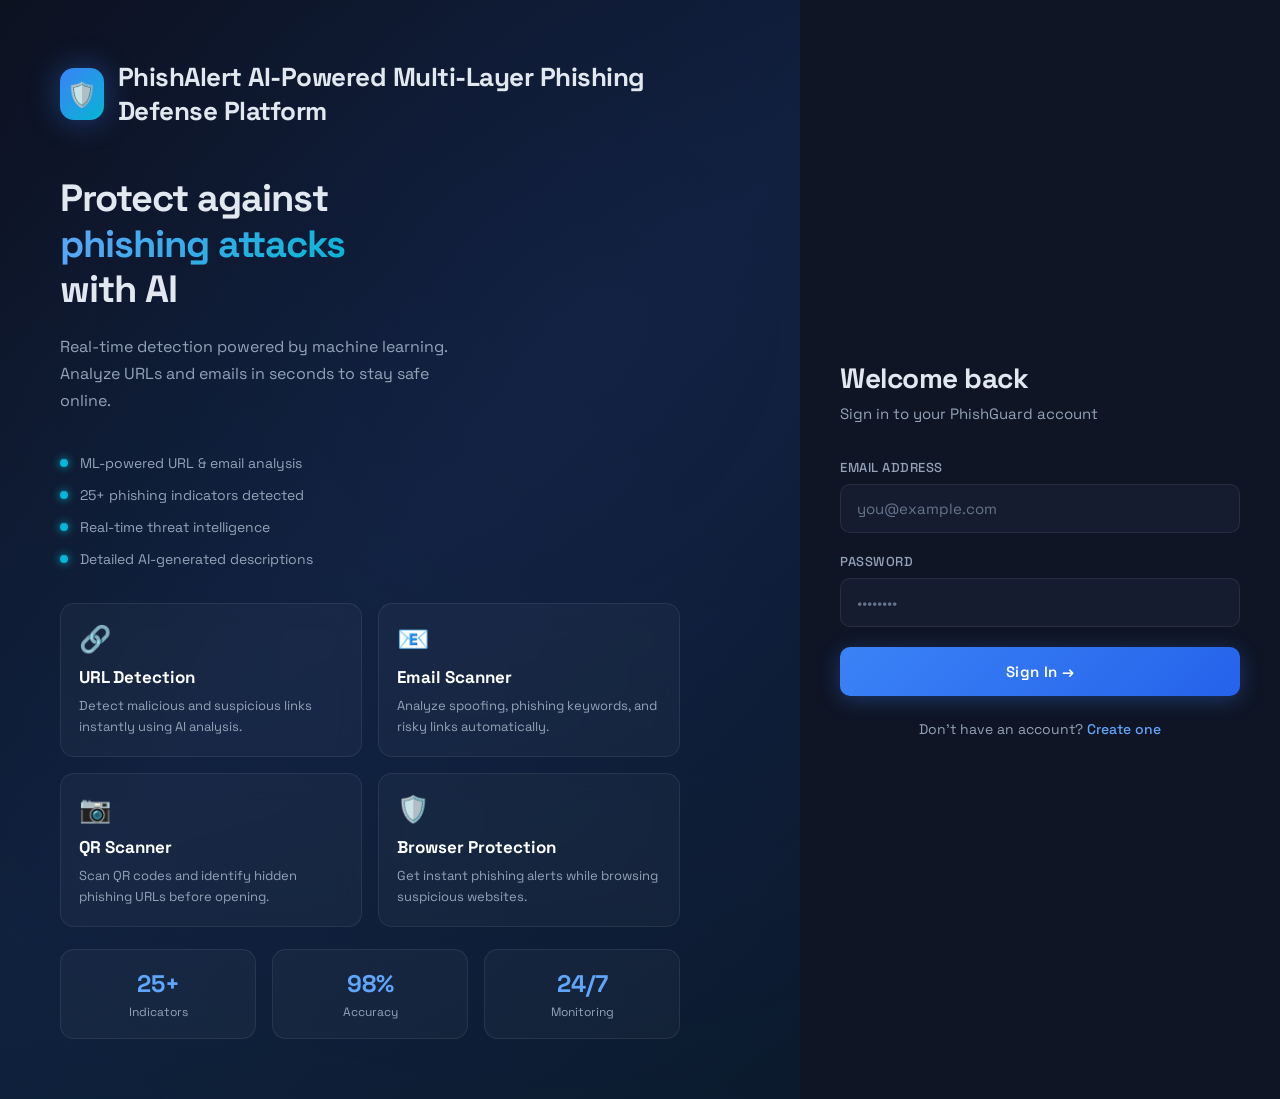
<file: index.html>
<!DOCTYPE html>
<html lang="en">
<head>
<meta charset="UTF-8"/>
<meta name="viewport" content="width=device-width, initial-scale=1.0"/>
<title>PhishGuard — AI Phishing Detection App</title>
<link href="https://fonts.googleapis.com/css2?family=Space+Grotesk:wght@300;400;500;600;700&family=JetBrains+Mono:wght@400;500&display=swap" rel="stylesheet"/>
<style>
:root {
  --bg: #0a0e1a;
  --bg2: #0f1525;
  --bg3: #151c30;
  --card: #111827;
  --border: rgba(255,255,255,0.08);
  --border-hover: rgba(99,179,237,0.4);
  --text: #e2e8f0;
  --text2: #94a3b8;
  --text3: #64748b;
  --accent: #3b82f6;
  --accent2: #60a5fa;
  --cyan: #06b6d4;
  --green: #10b981;
  --red: #ef4444;
  --orange: #f59e0b;
  --purple: #8b5cf6;
  --glow: rgba(59,130,246,0.15);
}
*{margin:0;padding:0;box-sizing:border-box}
body{font-family:'Space Grotesk',sans-serif;background:var(--bg);color:var(--text);min-height:100vh;overflow-x:hidden}
.page{display:none;min-height:100vh}
.page.active{display:flex}

/* ── AUTH ── */
.auth-wrap{display:flex;min-height:100vh;width:100%}
.auth-left{flex:1;background:linear-gradient(135deg,#0a0e1a 0%,#0f1a35 50%,#0a1628 100%);display:flex;align-items:center;justify-content:center;padding:60px;position:relative;overflow:hidden}
.auth-left::before{content:'';position:absolute;top:-50%;left:-50%;width:200%;height:200%;background:radial-gradient(circle at 60% 40%,rgba(59,130,246,0.08) 0%,transparent 60%),radial-gradient(circle at 20% 80%,rgba(6,182,212,0.05) 0%,transparent 50%);animation:pulse 8s ease-in-out infinite}
@keyframes pulse{0%,100%{transform:scale(1)}50%{transform:scale(1.05)}}
.auth-brand{position:relative;z-index:2}
.auth-logo{display:flex;align-items:center;gap:14px;margin-bottom:48px}
.logo-icon{width:52px;height:52px;background:linear-gradient(135deg,var(--accent),var(--cyan));border-radius:14px;display:flex;align-items:center;justify-content:center;font-size:24px;box-shadow:0 0 30px rgba(59,130,246,0.4)}
.logo-text{font-size:26px;font-weight:700;letter-spacing:-0.5px}
.auth-tagline{font-size:38px;font-weight:700;line-height:1.2;margin-bottom:20px;letter-spacing:-1px}
.auth-tagline span{background:linear-gradient(135deg,var(--accent2),var(--cyan));-webkit-background-clip:text;-webkit-text-fill-color:transparent}
.auth-sub{color:var(--text2);font-size:16px;line-height:1.7;max-width:400px}
.feature-list{margin-top:40px;display:flex;flex-direction:column;gap:14px}
.feature-item{display:flex;align-items:center;gap:12px;color:var(--text2);font-size:14px}
.feature-dot{width:8px;height:8px;border-radius:50%;background:var(--cyan);box-shadow:0 0 8px var(--cyan)}
.project-info{
    margin-top:35px;
    display:grid;
    grid-template-columns:repeat(2,1fr);
    gap:16px;
    max-width:620px;
}

.info-card{
    background:rgba(255,255,255,0.03);
    border:1px solid rgba(255,255,255,0.08);
    border-radius:14px;
    padding:18px;
    transition:.25s;
    backdrop-filter:blur(12px);
}

.info-card:hover{
    transform:translateY(-4px);
    border-color:var(--accent);
    box-shadow:0 0 25px rgba(59,130,246,0.18);
}

.info-icon{
    font-size:26px;
    margin-bottom:10px;
}

.info-card h3{
    font-size:17px;
    margin-bottom:8px;
    color:#fff;
}

.info-card p{
    font-size:13px;
    line-height:1.6;
    color:var(--text2);
}

.stats-row{
    grid-column:span 2;
    display:flex;
    gap:16px;
    margin-top:6px;
}

.stat-box{
    flex:1;
    background:rgba(255,255,255,0.03);
    border:1px solid rgba(255,255,255,0.08);
    border-radius:14px;
    padding:18px;
    text-align:center;
}

.stat-box span{
    display:block;
    font-size:24px;
    font-weight:700;
    color:var(--accent2);
    margin-bottom:5px;
}

.stat-box p{
    font-size:12px;
    color:var(--text2);
}

.auth-right{width:480px;display:flex;align-items:center;justify-content:center;padding:40px;background:var(--bg2)}
.auth-card{width:100%;max-width:400px}
.auth-card h2{font-size:28px;font-weight:700;margin-bottom:8px;letter-spacing:-0.5px}
.auth-card p{color:var(--text2);margin-bottom:36px;font-size:15px}
.form-group{margin-bottom:20px}
.form-group label{display:block;font-size:13px;font-weight:500;color:var(--text2);margin-bottom:8px;text-transform:uppercase;letter-spacing:0.5px}
.form-group input{width:100%;padding:14px 16px;background:var(--bg3);border:1px solid var(--border);border-radius:10px;color:var(--text);font-size:15px;font-family:inherit;transition:.2s}
.form-group input:focus{outline:none;border-color:var(--accent);box-shadow:0 0 0 3px rgba(59,130,246,0.1)}
.form-group input::placeholder{color:var(--text3)}
.btn{width:100%;padding:15px;border-radius:10px;border:none;cursor:pointer;font-size:15px;font-weight:600;font-family:inherit;transition:.2s;letter-spacing:0.3px}
.btn-primary{background:linear-gradient(135deg,var(--accent),#2563eb);color:#fff;box-shadow:0 4px 20px rgba(59,130,246,0.3)}
.btn-primary:hover{transform:translateY(-1px);box-shadow:0 6px 28px rgba(59,130,246,0.4)}
.btn-primary:active{transform:translateY(0)}
.auth-switch{text-align:center;margin-top:24px;color:var(--text2);font-size:14px}
.auth-switch a{color:var(--accent2);text-decoration:none;font-weight:500}
.auth-switch a:hover{text-decoration:underline}
.error-msg{background:rgba(239,68,68,0.1);border:1px solid rgba(239,68,68,0.3);color:#fca5a5;padding:12px 16px;border-radius:8px;font-size:14px;margin-bottom:16px;display:none}
.error-msg.show{display:block}

/* ── DASHBOARD LAYOUT ── */
.app-wrap{display:flex;width:100%;min-height:100vh}
.sidebar{width:250px;background:var(--bg2);border-right:1px solid var(--border);display:flex;flex-direction:column;position:fixed;top:0;left:0;height:100vh;z-index:100}
.sidebar-logo{padding:24px 20px;display:flex;align-items:center;gap:12px;border-bottom:1px solid var(--border)}
.s-logo-icon{width:36px;height:36px;background:linear-gradient(135deg,var(--accent),var(--cyan));border-radius:9px;display:flex;align-items:center;justify-content:center;font-size:16px}
.s-logo-text{font-size:18px;font-weight:700}
.sidebar-section{padding:20px 14px 8px;font-size:11px;font-weight:600;color:var(--text3);text-transform:uppercase;letter-spacing:1px}
.nav-item{display:flex;align-items:center;gap:12px;padding:10px 14px;border-radius:8px;cursor:pointer;color:var(--text2);font-size:14px;font-weight:500;transition:.15s;margin:1px 4px;text-decoration:none}
.nav-item:hover{background:var(--bg3);color:var(--text)}
.nav-item.active{background:rgba(59,130,246,0.15);color:var(--accent2)}
.nav-item.active .nav-icon{color:var(--accent2)}
.nav-icon{font-size:16px;width:20px;text-align:center}
.sidebar-user{margin-top:auto;padding:16px;border-top:1px solid var(--border);display:flex;align-items:center;gap:12px}
.user-av{width:36px;height:36px;background:linear-gradient(135deg,var(--purple),var(--accent));border-radius:50%;display:flex;align-items:center;justify-content:center;font-weight:700;font-size:14px;flex-shrink:0}
.user-info{flex:1;overflow:hidden}
.user-name{font-size:13px;font-weight:600;white-space:nowrap;overflow:hidden;text-overflow:ellipsis}
.user-role{font-size:11px;color:var(--text3)}
.logout-btn{background:none;border:none;cursor:pointer;color:var(--text3);font-size:14px;padding:4px;border-radius:4px;transition:.15s}
.logout-btn:hover{color:var(--red)}

.main-content{margin-left:250px;flex:1;padding:32px}
.topbar{display:flex;align-items:center;justify-content:space-between;margin-bottom:32px}
.page-title{font-size:26px;font-weight:700;letter-spacing:-0.5px}
.page-sub{font-size:14px;color:var(--text2);margin-top:3px}
.topbar-actions{display:flex;align-items:center;gap:12px}
.refresh-btn{padding:9px 18px;background:var(--bg3);border:1px solid var(--border);border-radius:8px;color:var(--text);font-size:13px;font-weight:500;cursor:pointer;font-family:inherit;transition:.15s}
.refresh-btn:hover{border-color:var(--accent);color:var(--accent2)}

/* ── STATS CARDS ── */
/* ── ENHANCED DASHBOARD STATS CARDS ── */

.stats-grid{
    display:grid;
    grid-template-columns:repeat(4,1fr);
    gap:16px;
    margin-bottom:24px;
}

.stat-card{
    background:linear-gradient(145deg,var(--card),rgba(59,130,246,0.04));
    border:1px solid var(--border);
    border-radius:16px;
    padding:22px;
    transition:all .25s ease;
    position:relative;
    overflow:hidden;
}

/* Decorative glow */
.stat-card::before{
    content:'';
    position:absolute;
    top:-25px;
    right:-25px;
    width:90px;
    height:90px;
    border-radius:50%;
    opacity:0.12;
    transition:.3s ease;
}

.stat-card.blue::before{
    background:var(--accent);
}

.stat-card.red::before{
    background:var(--red);
}

.stat-card.green::before{
    background:var(--green);
}

.stat-card.orange::before{
    background:var(--orange);
}

/* Hover effect */
.stat-card:hover{
    transform:translateY(-5px);
    border-color:var(--accent);
    box-shadow:0 10px 30px rgba(0,0,0,0.25);
}

.stat-card:hover::before{
    transform:scale(1.4);
    opacity:0.18;
}

/* Icon */
.stat-icon{
    width:44px;
    height:44px;
    display:flex;
    align-items:center;
    justify-content:center;
    border-radius:12px;
    font-size:22px;
    margin-bottom:15px;
    background:rgba(59,130,246,0.12);
}

/* Number */
.stat-value{
    font-size:30px;
    font-weight:700;
    letter-spacing:-1px;
    margin-bottom:5px;
}

/* Label */
.stat-label{
    font-size:13px;
    color:var(--text2);
}

/* Status badge */
.stat-badge{
    display:inline-block;
    padding:3px 9px;
    border-radius:20px;
    font-size:11px;
    font-weight:600;
    margin-top:9px;
}

.stat-badge.up{
    background:rgba(16,185,129,0.1);
    color:var(--green);
}

.stat-badge.down{
    background:rgba(239,68,68,0.1);
    color:var(--red);
}

/* ── CHARTS AREA ── */
.charts-row{display:grid;grid-template-columns:2fr 1fr;gap:16px;margin-bottom:24px}
.chart-card{background:var(--card);border:1px solid var(--border);border-radius:14px;padding:22px}
.chart-title{font-size:15px;font-weight:600;margin-bottom:18px;display:flex;align-items:center;gap:8px}
.chart-area{height:180px;position:relative;display:flex;align-items:flex-end;gap:8px}
.bar-group{flex:1;display:flex;flex-direction:column;align-items:center;gap:2px}
.bar-stack{width:100%;display:flex;flex-direction:column;gap:1px;border-radius:4px;overflow:hidden;min-height:4px}
.bar-seg{transition:height .3s ease}
.bar-seg.phishing{background:linear-gradient(180deg,#ef4444,#dc2626)}
.bar-seg.suspicious{background:linear-gradient(180deg,#f59e0b,#d97706)}
.bar-seg.safe{background:linear-gradient(180deg,#10b981,#059669)}
.bar-label{font-size:10px;color:var(--text3);margin-top:6px}
.chart-legend{display:flex;gap:16px;margin-top:12px}
.legend-item{display:flex;align-items:center;gap:6px;font-size:12px;color:var(--text2)}
.legend-dot{width:8px;height:8px;border-radius:2px}

/* Donut chart */
.donut-wrap{display:flex;flex-direction:column;align-items:center;justify-content:center;height:100%}
.donut-svg{width:160px;height:160px}
.donut-label{text-align:center;margin-top:16px}
.donut-pct{font-size:28px;font-weight:700}
.donut-sub{font-size:12px;color:var(--text2);margin-top:2px}
.donut-items{margin-top:16px;display:flex;flex-direction:column;gap:8px;width:100%}
.donut-item{display:flex;align-items:center;justify-content:space-between;font-size:13px}
.donut-item-label{display:flex;align-items:center;gap:8px;color:var(--text2)}
.donut-item-dot{width:8px;height:8px;border-radius:2px}
.donut-item-val{font-weight:600}

/* ── RECENT SCANS TABLE ── */
.table-card{background:var(--card);border:1px solid var(--border);border-radius:14px;padding:22px;margin-bottom:24px}
.table-header{display:flex;align-items:center;justify-content:space-between;margin-bottom:18px}
table{width:100%;border-collapse:collapse}
th{text-align:left;font-size:11px;font-weight:600;color:var(--text3);text-transform:uppercase;letter-spacing:0.5px;padding:10px 12px;border-bottom:1px solid var(--border)}
td{padding:12px 12px;font-size:13px;border-bottom:1px solid rgba(255,255,255,0.04);vertical-align:middle}
tr:last-child td{border-bottom:none}
tr:hover td{background:rgba(255,255,255,0.02)}
.verdict-badge{display:inline-flex;align-items:center;gap:5px;padding:3px 10px;border-radius:20px;font-size:12px;font-weight:600}
.verdict-SAFE{background:rgba(16,185,129,0.1);color:#34d399;border:1px solid rgba(16,185,129,0.2)}
.verdict-SUSPICIOUS{background:rgba(245,158,11,0.1);color:#fbbf24;border:1px solid rgba(245,158,11,0.2)}
.verdict-PHISHING{background:rgba(239,68,68,0.1);color:#f87171;border:1px solid rgba(239,68,68,0.2)}
.type-badge{display:inline-block;padding:2px 8px;border-radius:4px;font-size:11px;font-weight:500;font-family:'JetBrains Mono',monospace}
.type-url{background:rgba(59,130,246,0.1);color:var(--accent2)}
.type-email{background:rgba(139,92,246,0.1);color:#a78bfa}
.truncate{max-width:200px;overflow:hidden;text-overflow:ellipsis;white-space:nowrap;font-family:'JetBrains Mono',monospace;font-size:12px}
.risk-bar{display:flex;align-items:center;gap:8px}
.risk-track{width:70px;height:6px;background:rgba(255,255,255,0.08);border-radius:3px;overflow:hidden}
.risk-fill{height:100%;border-radius:3px;transition:.3s}
.empty-state{text-align:center;padding:48px;color:var(--text3)}
.empty-state .e-icon{font-size:40px;margin-bottom:12px;opacity:0.5}

/* ── DETECTION PAGE ── */
.detect-wrap{max-width:720px;margin:0 auto}
.tab-bar{display:flex;background:var(--bg3);border-radius:10px;padding:4px;margin-bottom:28px;gap:4px}
.tab-btn{flex:1;padding:10px;border:none;background:none;color:var(--text2);font-size:14px;font-weight:500;border-radius:7px;cursor:pointer;font-family:inherit;transition:.15s}
.tab-btn.active{background:var(--card);color:var(--text);box-shadow:0 2px 8px rgba(0,0,0,0.3)}
.input-card{background:var(--card);border:1px solid var(--border);border-radius:14px;padding:28px;margin-bottom:20px}
.input-card label{display:block;font-size:13px;font-weight:600;color:var(--text2);margin-bottom:10px;text-transform:uppercase;letter-spacing:0.5px}
.url-input{width:100%;padding:15px 16px;background:var(--bg3);border:1px solid var(--border);border-radius:10px;color:var(--text);font-size:15px;font-family:'JetBrains Mono',monospace;transition:.2s;resize:none}
.url-input:focus{outline:none;border-color:var(--accent);box-shadow:0 0 0 3px rgba(59,130,246,0.1)}
.url-input::placeholder{color:var(--text3);font-family:'Space Grotesk',sans-serif}
.scan-btn{width:100%;padding:16px;background:linear-gradient(135deg,var(--accent),#1d4ed8);color:#fff;border:none;border-radius:10px;font-size:15px;font-weight:600;cursor:pointer;font-family:inherit;margin-top:14px;transition:.2s;display:flex;align-items:center;justify-content:center;gap:8px}
.scan-btn:hover{transform:translateY(-1px);box-shadow:0 6px 20px rgba(59,130,246,0.35)}
.scan-btn:disabled{opacity:0.6;cursor:not-allowed;transform:none}
.scanning-anim{display:none;align-items:center;gap:12px;padding:20px;background:rgba(59,130,246,0.05);border:1px solid rgba(59,130,246,0.15);border-radius:10px;margin-bottom:16px}
.scanning-anim.show{display:flex}
.spinner{width:20px;height:20px;border:2px solid rgba(59,130,246,0.2);border-top-color:var(--accent);border-radius:50%;animation:spin .8s linear infinite}
@keyframes spin{to{transform:rotate(360deg)}}

/* ── RESULT CARD ── */
.result-card{background:var(--card);border:1px solid var(--border);border-radius:14px;padding:28px;animation:slideUp .3s ease}
@keyframes slideUp{from{opacity:0;transform:translateY(16px)}to{opacity:1;transform:translateY(0)}}
.result-card.PHISHING{border-color:rgba(239,68,68,0.3);background:linear-gradient(180deg,rgba(239,68,68,0.05),var(--card))}
.result-card.SUSPICIOUS{border-color:rgba(245,158,11,0.3);background:linear-gradient(180deg,rgba(245,158,11,0.05),var(--card))}
.result-card.SAFE{border-color:rgba(16,185,129,0.3);background:linear-gradient(180deg,rgba(16,185,129,0.05),var(--card))}
.result-header{display:flex;align-items:center;justify-content:space-between;margin-bottom:20px}
.result-verdict{display:flex;align-items:center;gap:12px}
.verdict-icon{font-size:36px}
.verdict-title{font-size:22px;font-weight:700}
.verdict-score{font-size:13px;color:var(--text2);margin-top:2px}
.risk-meter{width:140px}
.risk-meter-label{font-size:11px;color:var(--text3);text-align:right;margin-bottom:4px}
.risk-meter-track{height:8px;background:rgba(255,255,255,0.08);border-radius:4px;overflow:hidden}
.risk-meter-fill{height:100%;border-radius:4px;transition:width .8s ease}
.risk-meter-fill.PHISHING{background:linear-gradient(90deg,#f87171,#ef4444)}
.risk-meter-fill.SUSPICIOUS{background:linear-gradient(90deg,#fbbf24,#f59e0b)}
.risk-meter-fill.SAFE{background:linear-gradient(90deg,#34d399,#10b981)}
.result-desc{font-size:14px;line-height:1.7;color:var(--text2);padding:16px;background:rgba(255,255,255,0.03);border-radius:8px;margin-bottom:20px}
.indicators-title{font-size:13px;font-weight:600;color:var(--text3);text-transform:uppercase;letter-spacing:0.5px;margin-bottom:12px}
.indicators-list{display:flex;flex-direction:column;gap:8px}
.indicator-item{display:flex;align-items:flex-start;gap:10px;font-size:13px;padding:10px 12px;background:rgba(255,255,255,0.03);border-radius:8px;border-left:2px solid var(--border)}
.indicator-item.safe-ind{border-left-color:var(--green)}
.indicator-item.warn-ind{border-left-color:var(--orange)}
.indicator-item.danger-ind{border-left-color:var(--red)}
.ind-icon{flex-shrink:0;margin-top:1px}

/* ── HISTORY PAGE ── */
.history-filters{display:flex;gap:10px;margin-bottom:20px;flex-wrap:wrap}
.filter-btn{padding:7px 16px;background:var(--bg3);border:1px solid var(--border);border-radius:20px;color:var(--text2);font-size:13px;cursor:pointer;font-family:inherit;transition:.15s}
.filter-btn.active,.filter-btn:hover{background:rgba(59,130,246,0.1);border-color:var(--accent);color:var(--accent2)}

/* ── TOAST ── */
.toast{position:fixed;bottom:24px;right:24px;padding:14px 20px;border-radius:10px;font-size:14px;font-weight:500;z-index:9999;animation:slideIn .3s ease;display:none;align-items:center;gap:8px}
.toast.show{display:flex}
.toast.success{background:rgba(16,185,129,0.9);color:#fff;box-shadow:0 4px 20px rgba(16,185,129,0.3)}
.toast.error{background:rgba(239,68,68,0.9);color:#fff;box-shadow:0 4px 20px rgba(239,68,68,0.3)}
@keyframes slideIn{from{transform:translateX(100%);opacity:0}to{transform:translateX(0);opacity:1}}

/* ── THREAT INTEL PAGE ── */
.intel-grid{display:grid;grid-template-columns:repeat(2,1fr);gap:16px}
.intel-card{background:var(--card);border:1px solid var(--border);border-radius:14px;padding:22px}
.intel-card h3{font-size:15px;font-weight:600;margin-bottom:16px;display:flex;align-items:center;gap:8px}
.intel-list{display:flex;flex-direction:column;gap:10px}
.intel-item{display:flex;align-items:center;justify-content:space-between;padding:10px 12px;background:var(--bg3);border-radius:8px;font-size:13px}
.intel-item-left{display:flex;align-items:center;gap:10px}
.intel-tag{padding:2px 8px;border-radius:4px;font-size:11px;font-weight:600}
.tag-high{background:rgba(239,68,68,0.15);color:#f87171}
.tag-med{background:rgba(245,158,11,0.15);color:#fbbf24}
.tag-low{background:rgba(16,185,129,0.15);color:#34d399}
.tip-card{background:linear-gradient(135deg,rgba(59,130,246,0.08),rgba(6,182,212,0.05));border:1px solid rgba(59,130,246,0.2);border-radius:14px;padding:22px;margin-bottom:16px}
.tip-card h3{font-size:15px;font-weight:600;margin-bottom:12px;color:var(--accent2)}
.tip-list{display:flex;flex-direction:column;gap:10px}
.tip-item{display:flex;align-items:flex-start;gap:10px;font-size:13px;color:var(--text2);line-height:1.5}
.tip-num{width:22px;height:22px;background:rgba(59,130,246,0.2);border-radius:50%;display:flex;align-items:center;justify-content:center;font-size:11px;font-weight:700;color:var(--accent2);flex-shrink:0}

.no-data{text-align:center;padding:40px;color:var(--text3)}
.btn-sm{padding:8px 16px;background:linear-gradient(135deg,var(--accent),#1d4ed8);color:#fff;border:none;border-radius:8px;font-size:13px;font-weight:600;cursor:pointer;font-family:inherit;transition:.2s;display:inline-flex;align-items:center;gap:6px}
.btn-sm:hover{transform:translateY(-1px);box-shadow:0 4px 14px rgba(59,130,246,0.3)}

/* Quick samples */
.samples{display:flex;flex-wrap:wrap;gap:8px;margin-top:12px}
.sample-chip{padding:5px 12px;background:var(--bg3);border:1px solid var(--border);border-radius:20px;font-size:12px;color:var(--text2);cursor:pointer;transition:.15s;font-family:'JetBrains Mono',monospace}
.sample-chip:hover{border-color:var(--accent);color:var(--accent2)}

@media(max-width:900px){
  .auth-left{display:none}
  .auth-right{width:100%}
  .stats-grid{grid-template-columns:repeat(2,1fr)}
  .charts-row{grid-template-columns:1fr}
  .intel-grid{grid-template-columns:1fr}
}
/* ================================
   URL SECURITY SCANNER
================================ */

.url-security-card {
    padding: 28px;
}

.security-section-header {
    display: flex;
    align-items: center;
    gap: 15px;
    margin-bottom: 28px;
}

.security-icon {
    width: 50px;
    height: 50px;
    border-radius: 12px;
    background: rgba(59, 130, 246, 0.12);
    display: flex;
    align-items: center;
    justify-content: center;
    font-size: 25px;
}

.security-section-header h2 {
    margin: 0 0 5px;
    color: white;
    font-size: 22px;
}

.security-section-header p {
    margin: 0;
    color: var(--text3);
    font-size: 14px;
}

.url-input-wrapper {
    position: relative;
    margin-top: 8px;
}

.url-prefix {
    position: absolute;
    left: 15px;
    top: 50%;
    transform: translateY(-50%);
    font-size: 17px;
}

.url-input-wrapper .url-input {
    width: 100%;
    box-sizing: border-box;
    padding: 15px 15px 15px 45px;
    border-radius: 10px;
    border: 1px solid var(--border);
    background: var(--bg2);
    color: white;
    font-size: 15px;
    outline: none;
    transition: 0.2s;
}

.url-input-wrapper .url-input:focus {
    border-color: #3b82f6;
    box-shadow: 0 0 0 3px rgba(59, 130, 246, 0.1);
}

.url-hint {
    margin-top: 8px;
    color: var(--text3);
    font-size: 12px;
}

.sample-section {
    margin-top: 22px;
}

.sample-title {
    color: var(--text3);
    font-size: 12px;
    margin-bottom: 9px;
}

.samples {
    display: flex;
    flex-wrap: wrap;
    gap: 8px;
}

.sample-chip {
    padding: 8px 12px;
    border-radius: 20px;
    font-size: 12px;
    cursor: pointer;
    transition: 0.2s;
    border: 1px solid var(--border);
}

.sample-chip:hover {
    transform: translateY(-2px);
}

.danger-chip {
    color: #ef4444;
    background: rgba(239, 68, 68, 0.08);
}

.warning-chip {
    color: #f59e0b;
    background: rgba(245, 158, 11, 0.08);
}

.safe-chip {
    color: #22c55e;
    background: rgba(34, 197, 94, 0.08);
}

.url-analyze-btn {
    width: 100%;
    margin-top: 22px;
    padding: 14px;
    font-size: 15px;
    font-weight: 600;
    border-radius: 10px;
    cursor: pointer;
}

/* Scanning state */

.scanning-anim {
    display: none;
    align-items: center;
    gap: 14px;
    margin-top: 20px;
    padding: 16px;
    border-radius: 10px;
    background: var(--bg2);
    border: 1px solid var(--border);
}

.scanning-anim span {
    display: block;
    margin-top: 4px;
    color: var(--text3);
    font-size: 12px;
}

/* Mobile */

@media (max-width: 600px) {

    .url-security-card {
        padding: 20px;
    }

    .security-section-header {
        align-items: flex-start;
    }

    .security-section-header h2 {
        font-size: 18px;
    }

    .samples {
        gap: 6px;
    }

    .sample-chip {
        font-size: 11px;
    }
}
</style>
</head>
<body>

<!-- ════ LOGIN PAGE ════ -->
<div id="loginPage" class="page active">
<div class="auth-wrap">
  <div class="auth-left">
    <div class="auth-brand">
      <div class="auth-logo">
        <div class="logo-icon">🛡️</div>
        <span class="logo-text">PhishAlert AI-Powered Multi-Layer Phishing Defense Platform </span>
      </div>
      <div class="auth-tagline">Protect against<br><span>phishing attacks</span><br>with AI</div>
      <p class="auth-sub">Real-time detection powered by machine learning. Analyze URLs and emails in seconds to stay safe online.</p>
      <div class="feature-list">
        <div class="feature-item"><div class="feature-dot"></div>ML-powered URL & email analysis</div>
        <div class="feature-item"><div class="feature-dot"></div>25+ phishing indicators detected</div>
        <div class="feature-item"><div class="feature-dot"></div>Real-time threat intelligence</div>
        <div class="feature-item"><div class="feature-dot"></div>Detailed AI-generated descriptions</div>
      </div>
      <div class="project-info">
    <div class="info-card">
        <div class="info-icon">🔗</div>
        <h3>URL Detection</h3>
        <p>Detect malicious and suspicious links instantly using AI analysis.</p>
    </div>

    <div class="info-card">
        <div class="info-icon">📧</div>
        <h3>Email Scanner</h3>
        <p>Analyze spoofing, phishing keywords, and risky links automatically.</p>
    </div>

    <div class="info-card">
        <div class="info-icon">📷</div>
        <h3>QR Scanner</h3>
        <p>Scan QR codes and identify hidden phishing URLs before opening.</p>
    </div>

    <div class="info-card">
        <div class="info-icon">🛡️</div>
        <h3>Browser Protection</h3>
        <p>Get instant phishing alerts while browsing suspicious websites.</p>
    </div>

    <div class="stats-row">
        <div class="stat-box">
            <span>25+</span>
            <p>Indicators</p>
        </div>

        <div class="stat-box">
            <span>98%</span>
            <p>Accuracy</p>
        </div>

        <div class="stat-box">
            <span>24/7</span>
            <p>Monitoring</p>
        </div>
    </div>
</div>
    </div>
  </div>
  <div class="auth-right">
    <div class="auth-card">
      <h2>Welcome back</h2>
      <p>Sign in to your PhishGuard account</p>
      <div id="loginError" class="error-msg"></div>
      <div class="form-group">
        <label>Email Address</label>
        <input type="email" id="loginEmail" placeholder="you@example.com"/>
      </div>
      <div class="form-group">
        <label>Password</label>
        <input type="password" id="loginPass" placeholder="••••••••" onkeydown="if(event.key==='Enter')doLogin()"/>
      </div>
      <button class="btn btn-primary" onclick="doLogin()">Sign In →</button>
      <div class="auth-switch">Don't have an account? <a href="#" onclick="showPage('registerPage')">Create one</a></div>
    </div>
  </div>
</div>
</div>

<!-- ════ REGISTER PAGE ════ -->
<div id="registerPage" class="page">
<div class="auth-wrap">
  <div class="auth-left">
    <div class="auth-brand">
      <div class="auth-logo">
        <div class="logo-icon">🛡️</div>
        <span class="logo-text">PhishAlert</span>
      </div>
      <div class="auth-tagline">Join thousands<br>staying <span>cyber safe</span><br>every day</div>
      <p class="auth-sub">Create your free account and start scanning suspicious links and emails in under 60 seconds.</p>
      <div class="feature-list">
        <div class="feature-item"><div class="feature-dot"></div>Free to use — no credit card needed</div>
        <div class="feature-item"><div class="feature-dot"></div>Unlimited scans</div>
        <div class="feature-item"><div class="feature-dot"></div>Full scan history &amp; analytics</div>
      </div>
    </div>
  </div>
  <div class="auth-right">
    <div class="auth-card">
      <h2>Create account</h2>
      <p>Start protecting yourself today</p>
      <div id="regError" class="error-msg"></div>
      <div class="form-group">
        <label>Full Name</label>
        <input type="text" id="regName" placeholder="John Doe"/>
      </div>
      <div class="form-group">
        <label>Email Address</label>
        <input type="email" id="regEmail" placeholder="you@example.com"/>
      </div>
      <div class="form-group">
        <label>Password</label>
        <input type="password" id="regPass" placeholder="At least 6 characters" onkeydown="if(event.key==='Enter')doRegister()"/>
      </div>
      <button class="btn btn-primary" onclick="doRegister()">Create Account →</button>
      <div class="auth-switch">Already have an account? <a href="#" onclick="showPage('loginPage')">Sign in</a></div>
    </div>
  </div>
</div>
</div>

<!-- ════ MAIN APP ════ -->
<div id="appPage" class="page">
<div class="app-wrap">
  <!-- Sidebar -->
  <aside class="sidebar">
    <div class="sidebar-logo">
      <div class="s-logo-icon">🛡️</div>
      <span class="s-logo-text">PhishGuard</span>
    </div>
    <div class="sidebar-section">Core</div>
    <a class="nav-item active" onclick="switchTab('dashboard')" id="nav-dashboard">
      <span class="nav-icon">📊</span>Dashboard
    </a>
    <a class="nav-item" onclick="switchTab('detection')" id="nav-detection">
      <span class="nav-icon">🔍</span>Detection
    </a>
    <a class="nav-item" onclick="switchTab('history')" id="nav-history">
      <span class="nav-icon">📋</span>History
    </a>
    <a class="nav-item" onclick="switchTab('qr')" id="nav-qr">
      <span class="nav-icon">📷</span>QR Scanner
    </a>
    <a class="nav-item" onclick="switchTab('mail')" id="nav-mail">
     <span class="nav-icon">📩</span>Mail Shield
    </a>
    <div class="sidebar-section">Intelligence</div>
    <a class="nav-item" onclick="switchTab('intel')" id="nav-intel">
      <span class="nav-icon">🧠</span>Threat Intel
    </a>
    <div class="sidebar-user">
      <div class="user-av" id="userAv">?</div>
      <div class="user-info">
        <div class="user-name" id="userName">Loading...</div>
        <div class="user-role" id="userRole">User</div>
      </div>
      <button class="logout-btn" onclick="doLogout()" title="Logout">⏻</button>
    </div>
  </aside>

  <!-- Main -->
  <main class="main-content">

    <!-- ── DASHBOARD TAB ── -->
    <div id="tab-dashboard">
      <div class="topbar">
        <div>
          <div class="page-title">Dashboard</div>
          <div class="page-sub">Overview of your phishing detection activity</div>
        </div>
        <div class="topbar-actions">
          <button class="refresh-btn" onclick="loadDashboard()">↻ Refresh</button>
          <button class="btn-sm" onclick="switchTab('detection')">+ New Scan</button>
        </div>
      </div>

      <div class="stats-grid">
        <div class="stat-card blue">
          <div class="stat-icon">🔍</div>
          <div class="stat-value" id="statTotal">0</div>
          <div class="stat-label">Total Scans</div>
          <div class="stat-badge up" id="statTotalBadge">All time</div>
        </div>
        <div class="stat-card red">
          <div class="stat-icon">⚠️</div>
          <div class="stat-value" id="statPhishing">0</div>
          <div class="stat-label">Phishing Detected</div>
          <div class="stat-badge" id="statThreatRate" style="background:rgba(239,68,68,0.1);color:#f87171">0% of scans</div>
        </div>
        <div class="stat-card green">
          <div class="stat-icon">✅</div>
          <div class="stat-value" id="statSafe">0</div>
          <div class="stat-label">Safe Results</div>
          <div class="stat-badge up">Clean</div>
        </div>
        <div class="stat-card orange">
          <div class="stat-icon">⏱️</div>
          <div class="stat-value" id="statRisk">0</div>
          <div class="stat-label">Avg Risk Score</div>
          <div class="stat-badge" style="background:rgba(245,158,11,0.1);color:#fbbf24">Per analysis</div>
        </div>
      </div>

      <div class="charts-row">
        <div class="chart-card">
          <div class="chart-title">📈 Threat Activity <span style="color:var(--text3);font-size:12px;font-weight:400">— last 7 days</span></div>
          <div class="chart-area" id="activityChart"><div class="no-data">No activity yet</div></div>
          <div class="chart-legend">
            <div class="legend-item"><div class="legend-dot" style="background:var(--red)"></div>Phishing</div>
            <div class="legend-item"><div class="legend-dot" style="background:var(--orange)"></div>Suspicious</div>
            <div class="legend-item"><div class="legend-dot" style="background:var(--green)"></div>Safe</div>
          </div>
        </div>
        <div class="chart-card">
          <div class="chart-title">🎯 Risk Distribution</div>
          <div class="donut-wrap">
            <svg class="donut-svg" viewBox="0 0 120 120" id="donutSvg">
              <circle cx="60" cy="60" r="48" fill="none" stroke="rgba(255,255,255,0.06)" stroke-width="16"/>
              <text x="60" y="60" text-anchor="middle" dominant-baseline="middle" fill="#e2e8f0" font-size="16" font-weight="700" font-family="Space Grotesk">0</text>
              <text x="60" y="75" text-anchor="middle" fill="#64748b" font-size="9" font-family="Space Grotesk">total</text>
            </svg>
            <div class="donut-items" id="donutItems">
              <div class="donut-item"><div class="donut-item-label"><div class="donut-item-dot" style="background:var(--red)"></div>Phishing</div><div class="donut-item-val" id="di-phishing">0</div></div>
              <div class="donut-item"><div class="donut-item-label"><div class="donut-item-dot" style="background:var(--orange)"></div>Suspicious</div><div class="donut-item-val" id="di-suspicious">0</div></div>
              <div class="donut-item"><div class="donut-item-label"><div class="donut-item-dot" style="background:var(--green)"></div>Safe</div><div class="donut-item-val" id="di-safe">0</div></div>
            </div>
          </div>
        </div>
      </div>

      <div class="table-card">
        <div class="table-header">
          <span style="font-size:15px;font-weight:600">🕒 Recent Scans</span>
          <button class="btn-sm" onclick="switchTab('history')">View All</button>
        </div>
        <div id="recentScansTable">
          <div class="empty-state"><div class="e-icon">🔍</div><div>No scan data yet. Run your first analysis.</div><br><button class="btn-sm" onclick="switchTab('detection')">Go to Detection →</button></div>
        </div>
      </div>
    </div>

    <!-- ── DETECTION TAB ── -->
    <div id="tab-detection" style="display:none">
      <div class="topbar">
        <div>
          <div class="page-title">Detection</div>
          <div class="page-sub">Analyze URLs and emails for phishing threats</div>
        </div>
      </div>
      <div class="detect-wrap">
        <div class="tab-bar">
          <button class="tab-btn active" id="tabUrl" onclick="switchDetectTab('url')">🔗 URL Analysis</button>
          <button class="tab-btn" id="tabEmail" onclick="switchDetectTab('email')">📧 Email Analysis</button>
        </div>

        <!-- URL scan -->
        <!-- URL Security Scan -->
<div id="urlScan">

  <div class="input-card url-security-card">

    <div class="security-section-header">
      <div class="security-icon">🛡️</div>

      <div>
        <h2>URL Security Scanner</h2>
        <p>Check websites and links for phishing and malicious activity.</p>
      </div>
    </div>

    <label for="urlInput">Website or URL</label>

    <div class="url-input-wrapper">
      <span class="url-prefix">🔗</span>

      <input
        class="url-input"
        type="text"
        id="urlInput"
        placeholder="https://example.com/verify-account"
        onkeydown="if(event.key==='Enter')doScan('url')"
      />
    </div>

    <div class="url-hint">
      🔒 Enter the complete URL you want to check
    </div>

    <!-- Sample URLs -->
    <div class="sample-section">

      <div class="sample-title">
        Try a sample URL
      </div>

      <div class="samples">

        <div class="sample-chip danger-chip"
             onclick="setSample('url','http://paypa1-secure-login.xyz/verify')">
          🔴 Fake PayPal
        </div>

        <div class="sample-chip warning-chip"
             onclick="setSample('url','https://192.168.1.1/bank/login')">
          🟠 IP Address
        </div>

        <div class="sample-chip warning-chip"
             onclick="setSample('url','https://bit.ly/3fakeurl')">
          🟠 URL Shortener
        </div>

        <div class="sample-chip danger-chip"
             onclick="setSample('url','https://amazon-account-verify-now.tk')">
          🔴 Brand Abuse
        </div>

        <div class="sample-chip safe-chip"
             onclick="setSample('url','https://google.com')">
          🟢 Google
        </div>

        <div class="sample-chip safe-chip"
             onclick="setSample('url','https://github.com')">
          🟢 GitHub
        </div>

      </div>

    </div>

    <!-- Scan Button -->
    <button
      class="scan-btn url-analyze-btn"
      id="urlScanBtn"
      onclick="doScan('url')">

      🔍 Analyze URL

    </button>

  </div>

  <!-- Scanning Animation -->
  <div class="scanning-anim" id="urlScanning">

    <div class="spinner"></div>

    <div>
      <strong>Analyzing URL...</strong>
      <span>Checking phishing indicators and security signals</span>
    </div>

  </div>

  <!-- Result -->
  <div id="urlResult"></div>
        </div>

        <!-- Email scan -->
        <div id="emailScan" style="display:none">
          <div class="input-card">
            <label>Paste Email Content</label>
            <textarea class="url-input" id="emailInput" rows="8" placeholder="Paste the full email content here including subject, body, and any links..."></textarea>
            <div style="margin-top:10px">
              <div style="font-size:12px;color:var(--text3);margin-bottom:6px">Try a sample:</div>
              <div class="samples">
                <div class="sample-chip" onclick="setSample('email','phishing')">Phishing Email</div>
                <div class="sample-chip" onclick="setSample('email','safe')">Legitimate Email</div>
                <div class="sample-chip" onclick="setSample('email','suspicious')">Suspicious Email</div>
              </div>
            </div>
            <button class="scan-btn" id="emailScanBtn" onclick="doScan('email')">🔍 Analyze Email</button>
          </div>
          <div class="scanning-anim" id="emailScanning"><div class="spinner"></div><span>Analyzing email content for phishing patterns...</span></div>
          <div id="emailResult"></div>
        </div>
      </div>
    </div>
    

    
    

<!-- ── QR SCANNER TAB ── -->
<div id="tab-qr" style="display:none;">
  <div class="topbar">
    <div>
      <div class="page-title">QR Scanner</div>
      <div class="page-sub">Detect phishing hidden in QR codes</div>
    </div>
  </div>

  <div class="table-card" style="padding:40px;text-align:center;">
    <div style="font-size:70px;margin-bottom:20px;">📷</div>

    <h2 style="margin-bottom:15px;color:white;">Upload QR Code</h2>

    <input
      type="file"
      id="qrFile"
      accept="image/*"
      style="margin:20px auto;display:block;color:white;"
    >

    <button class="btn-sm" onclick="scanQR()" style="padding:14px 28px;font-size:16px;">
      Scan QR
    </button>

    <div id="qrResult" style="margin-top:30px;"></div>
  </div>
</div>

<!-- ── MAIL SHIELD TAB ── -->
<div id="tab-mail" style="display:none;">
  <div class="topbar">
    <div>
      <div class="page-title">Mail Shield</div>
      <div class="page-sub">Real-time phishing detection for Gmail inbox</div>
    </div>
  </div>

  <div class="table-card" style="padding:25px;">
    <button class="btn-sm" onclick="loadMailShield()">🔄 Scan Inbox</button>

    <div id="mailStats" style="margin-top:20px;"></div>

    <div id="mailResults" style="margin-top:25px;"></div>
  </div>
</div>


    <!-- ── HISTORY TAB ── -->
    <div id="tab-history" style="display:none">
      <div class="topbar">
        <div>
          <div class="page-title">Scan History</div>
          <div class="page-sub">All your past analyses</div>
        </div>
      </div>
      <div class="history-filters">
        <button class="filter-btn active" onclick="filterHistory('all',this)">All</button>
        <button class="filter-btn" onclick="filterHistory('PHISHING',this)">⚠️ Phishing</button>
        <button class="filter-btn" onclick="filterHistory('SUSPICIOUS',this)">⚡ Suspicious</button>
        <button class="filter-btn" onclick="filterHistory('SAFE',this)">✅ Safe</button>
        <button class="filter-btn" onclick="filterHistory('url',this)">🔗 URLs only</button>
        <button class="filter-btn" onclick="filterHistory('email',this)">📧 Emails only</button>
      </div>
      <div class="table-card">
        <div id="historyTable"><div class="empty-state"><div class="e-icon">📋</div>No history yet</div></div>
      </div>
    </div>

    <!-- ── THREAT INTEL TAB ── -->
    <div id="tab-intel" style="display:none">
      <div class="topbar">
        <div>
          <div class="page-title">Threat Intelligence</div>
          <div class="page-sub">Known threats & cybersecurity guidance</div>
        </div>
      </div>
      <div class="tip-card">
        <h3>🛡️ How to Protect Yourself from Phishing</h3>
        <div class="tip-list">
          <div class="tip-item"><div class="tip-num">1</div>Always verify the sender's email domain — look for subtle misspellings like "paypa1.com"</div>
          <div class="tip-item"><div class="tip-num">2</div>Hover over links before clicking — the real URL appears in the bottom of your browser</div>
          <div class="tip-item"><div class="tip-num">3</div>Legitimate companies never ask for passwords, SSN, or CVV via email</div>
          <div class="tip-item"><div class="tip-num">4</div>Enable two-factor authentication (2FA) on all important accounts</div>
          <div class="tip-item"><div class="tip-num">5</div>When in doubt, go directly to the official website — don't click email links</div>
          <div class="tip-item"><div class="tip-num">6</div>Use a password manager and unique passwords for every site</div>
          <div class="tip-item"><div class="tip-num">7</div>Keep your browser and OS updated — patches fix known security holes</div>
        </div>
      </div>
      <div class="intel-grid">
        <div class="intel-card">
          <h3>🚨 Common Phishing Techniques</h3>
          <div class="intel-list">
            <div class="intel-item"><div class="intel-item-left"><div class="intel-tag tag-high">HIGH</div>Brand Impersonation</div><span style="color:var(--text3);font-size:12px">Most common</span></div>
            <div class="intel-item"><div class="intel-item-left"><div class="intel-tag tag-high">HIGH</div>Spear Phishing</div><span style="color:var(--text3);font-size:12px">Targeted attacks</span></div>
            <div class="intel-item"><div class="intel-item-left"><div class="intel-tag tag-med">MED</div>URL Shortening</div><span style="color:var(--text3);font-size:12px">Hides destination</span></div>
            <div class="intel-item"><div class="intel-item-left"><div class="intel-tag tag-med">MED</div>Urgency Tactics</div><span style="color:var(--text3);font-size:12px">Psychological pressure</span></div>
            <div class="intel-item"><div class="intel-item-left"><div class="intel-tag tag-med">MED</div>Typosquatting</div><span style="color:var(--text3);font-size:12px">Similar domain names</span></div>
            <div class="intel-item"><div class="intel-item-left"><div class="intel-tag tag-low">LOW</div>Vishing / Smishing</div><span style="color:var(--text3);font-size:12px">Phone/SMS based</span></div>
          </div>
        </div>
        <div class="intel-card">
          <h3>🎯 Frequently Impersonated Brands</h3>
          <div class="intel-list">
            <div class="intel-item"><div class="intel-item-left">🏦 Banking Institutions</div><div class="intel-tag tag-high">HIGH</div></div>
            <div class="intel-item"><div class="intel-item-left">📦 Amazon / eBay</div><div class="intel-tag tag-high">HIGH</div></div>
            <div class="intel-item"><div class="intel-item-left">💳 PayPal</div><div class="intel-tag tag-high">HIGH</div></div>
            <div class="intel-item"><div class="intel-item-left">🍎 Apple / iCloud</div><div class="intel-tag tag-med">MED</div></div>
            <div class="intel-item"><div class="intel-item-left">🖥️ Microsoft / Office 365</div><div class="intel-tag tag-med">MED</div></div>
            <div class="intel-item"><div class="intel-item-left">📺 Netflix</div><div class="intel-tag tag-low">LOW</div></div>
          </div>
        </div>
        <div class="intel-card" style="grid-column:span 2">
          <h3>📊 Phishing Statistics (2024)</h3>
          <div style="display:grid;grid-template-columns:repeat(3,1fr);gap:16px;margin-top:8px">
            <div style="text-align:center;padding:16px;background:var(--bg3);border-radius:10px">
              <div style="font-size:28px;font-weight:700;color:var(--red)">36%</div>
              <div style="font-size:12px;color:var(--text2);margin-top:4px">of data breaches involve phishing</div>
            </div>
            <div style="text-align:center;padding:16px;background:var(--bg3);border-radius:10px">
              <div style="font-size:28px;font-weight:700;color:var(--orange)">3.4B</div>
              <div style="font-size:12px;color:var(--text2);margin-top:4px">phishing emails sent daily</div>
            </div>
            <div style="text-align:center;padding:16px;background:var(--bg3);border-radius:10px">
              <div style="font-size:28px;font-weight:700;color:var(--accent2)">$17,700</div>
              <div style="font-size:12px;color:var(--text2);margin-top:4px">lost per minute to phishing</div>
            </div>
          </div>
        </div>
      </div>
    </div>

  </main>
</div>
</div>

<!-- Toast -->
<div class="toast" id="toast"></div>

<script>
  function speakResult(verdict) {
    const msg = new SpeechSynthesisUtterance();

    if (verdict === "SAFE") {
        msg.text = "This URL is safe";
    } else if (verdict === "PHISHING") {
        msg.text = "Warning! This is a phishing website";
    } else {
        msg.text = "Caution! This URL looks suspicious";
    }

    msg.rate = 1;
    msg.pitch = verdict == "SAFE" ?1.2 : 0.8;

    speechSynthesis.cancel();
    speechSynthesis.speak(msg);
}
const API = 'http://127.0.01:5000/api';
let token = localStorage.getItem('pg_token');
let currentUser = JSON.parse(localStorage.getItem('pg_user') || 'null');
let allHistory = [];
let currentDetectTab = 'url';

// ── PAGE INIT ──
(function(){
  if(token && currentUser) {
    showPage('appPage');
    setUserUI(currentUser);
    loadDashboard();
  } else {
    showPage('loginPage');
  }
})();

function showPage(id) {
  document.querySelectorAll('.page').forEach(p => p.classList.remove('active'));
  document.getElementById(id).classList.add('active');
}

function switchTab(tab) {
  document.querySelectorAll('[id^="tab-"]').forEach(t => t.style.display='none');
  document.getElementById('tab-'+tab).style.display='block';
  document.querySelectorAll('.nav-item').forEach(n => n.classList.remove('active'));
  document.getElementById('nav-'+tab)?.classList.add('active');
  if(tab==='history') loadHistory();
  if(tab==='dashboard') loadDashboard();
  if(tab==='mail') loadMailShield();
}

function setUserUI(user) {
  document.getElementById('userName').textContent = user.name;
  document.getElementById('userRole').textContent = user.role || 'User';
  document.getElementById('userAv').textContent = user.name.charAt(0).toUpperCase();
}

// ── AUTH ──
async function doLogin() {
  const email = document.getElementById('loginEmail').value.trim();
  const pass = document.getElementById('loginPass').value;
  const errEl = document.getElementById('loginError');
  errEl.classList.remove('show');
  if(!email||!pass){errEl.textContent='Please fill all fields';errEl.classList.add('show');return;}
  try {
    const r = await fetch(API+'/login',{method:'POST',headers:{'Content-Type':'application/json'},body:JSON.stringify({email,password:pass})});
    const d = await r.json();
    if(!r.ok){errEl.textContent=d.error||'Login failed';errEl.classList.add('show');return;}
    token=d.token; currentUser=d.user;
    localStorage.setItem('pg_token',token);
    localStorage.setItem('pg_user',JSON.stringify(d.user));
    setUserUI(d.user);
    showPage('appPage');
    loadDashboard();
  } catch(e){errEl.textContent='Cannot connect to server. Make sure backend is running.';errEl.classList.add('show');}
}

async function doRegister() {
  const name = document.getElementById('regName').value.trim();
  const email = document.getElementById('regEmail').value.trim();
  const pass = document.getElementById('regPass').value;
  const errEl = document.getElementById('regError');
  errEl.classList.remove('show');
  if(!name||!email||!pass){errEl.textContent='Please fill all fields';errEl.classList.add('show');return;}
  try {
    const r = await fetch(API+'/register',{method:'POST',headers:{'Content-Type':'application/json'},body:JSON.stringify({name,email,password:pass})});
    const d = await r.json();
    if(!r.ok){errEl.textContent=d.error||'Registration failed';errEl.classList.add('show');return;}
    token=d.token; currentUser=d.user;
    localStorage.setItem('pg_token',token);
    localStorage.setItem('pg_user',JSON.stringify(d.user));
    setUserUI(d.user);
    showPage('appPage');
    loadDashboard();
    showToast('Account created! Welcome to PhishGuard 🎉','success');
  } catch(e){errEl.textContent='Cannot connect to server. Make sure backend is running.';errEl.classList.add('show');}
}

function doLogout() {
  token=null; currentUser=null;
  localStorage.removeItem('pg_token');
  localStorage.removeItem('pg_user');
  showPage('loginPage');
  showToast('Logged out','success');
}

// ── DASHBOARD ──
async function loadDashboard() {
  if(!token) return;
  try {
    const r = await fetch(API+'/dashboard',{headers:{Authorization:'Bearer '+token}});
    if(!r.ok){if(r.status===401)doLogout();return;}
    const d = await r.json();
    renderDashboard(d);
  } catch(e){console.warn('Backend offline — using demo data');renderDashboard(getDemoData());}
}

function renderDashboard(d) {
  const s = d.stats;
  document.getElementById('statTotal').textContent = s.total_scans;
  document.getElementById('statPhishing').textContent = s.phishing_detected;
  document.getElementById('statSafe').textContent = s.safe_scans;
  document.getElementById('statRisk').textContent = s.avg_risk;
  document.getElementById('statThreatRate').textContent = s.threat_rate+'% of scans';
  renderActivityChart(d.activity);
  renderDonut(d.risk_distribution);
  renderRecentScans(d.recent_scans);
}

function renderActivityChart(activity) {
  const el = document.getElementById('activityChart');
  const days = Object.keys(activity).reverse();
  const allVals = days.flatMap(d=>[activity[d].phishing,activity[d].suspicious,activity[d].safe]);
  const maxVal = Math.max(...allVals,1);
  if(allVals.every(v=>v===0)){el.innerHTML='<div class="no-data" style="width:100%;text-align:center;color:var(--text3)">No activity in last 7 days</div>';return;}
  el.innerHTML = days.map(day=>{
    const p=activity[day], total=p.phishing+p.suspicious+p.safe;
    const pct=(n)=>Math.round((n/maxVal)*160);
    return`<div class="bar-group">
      <div class="bar-stack" style="height:${pct(total)}px">
        ${p.phishing?`<div class="bar-seg phishing" style="flex:${p.phishing}"></div>`:''}
        ${p.suspicious?`<div class="bar-seg suspicious" style="flex:${p.suspicious}"></div>`:''}
        ${p.safe?`<div class="bar-seg safe" style="flex:${p.safe}"></div>`:''}
      </div>
      <div class="bar-label">${day.split(' ')[1]}</div>
    </div>`;
  }).join('');
}

function renderDonut(dist) {
  const total = (dist.PHISHING||0)+(dist.SUSPICIOUS||0)+(dist.SAFE||0);
  document.getElementById('di-phishing').textContent=dist.PHISHING||0;
  document.getElementById('di-suspicious').textContent=dist.SUSPICIOUS||0;
  document.getElementById('di-safe').textContent=dist.SAFE||0;
  const svg = document.getElementById('donutSvg');
  if(total===0){svg.innerHTML=`<circle cx="60" cy="60" r="48" fill="none" stroke="rgba(255,255,255,0.06)" stroke-width="16"/><text x="60" y="60" text-anchor="middle" dominant-baseline="middle" fill="#e2e8f0" font-size="16" font-weight="700" font-family="Space Grotesk">0</text><text x="60" y="75" text-anchor="middle" fill="#64748b" font-size="9" font-family="Space Grotesk">total</text>`;return;}
  const circumference = 2*Math.PI*48;
  const segments = [{val:dist.PHISHING||0,color:'#ef4444'},{val:dist.SUSPICIOUS||0,color:'#f59e0b'},{val:dist.SAFE||0,color:'#10b981'}];
  let offset=0;
  const arcs = segments.map(seg=>{
    const dash=(seg.val/total)*circumference;
    const arc=`<circle cx="60" cy="60" r="48" fill="none" stroke="${seg.color}" stroke-width="16" stroke-dasharray="${dash} ${circumference}" stroke-dashoffset="${-offset}" transform="rotate(-90 60 60)" opacity="0.85"/>`;
    offset+=dash; return arc;
  }).join('');
  svg.innerHTML=`<circle cx="60" cy="60" r="48" fill="none" stroke="rgba(255,255,255,0.06)" stroke-width="16"/>${arcs}<text x="60" y="57" text-anchor="middle" dominant-baseline="middle" fill="#e2e8f0" font-size="18" font-weight="700" font-family="Space Grotesk">${total}</text><text x="60" y="72" text-anchor="middle" fill="#64748b" font-size="9" font-family="Space Grotesk">total</text>`;
}

function renderRecentScans(scans) {
  const el = document.getElementById('recentScansTable');
  if(!scans||scans.length===0){el.innerHTML='<div class="empty-state"><div class="e-icon">🔍</div><div>No scan data yet. Run your first analysis.</div><br><button class="btn-sm" onclick="switchTab(\'detection\')">Go to Detection →</button></div>';return;}
  el.innerHTML=`<table><thead><tr><th>Type</th><th>Input</th><th>Verdict</th><th>Risk Score</th><th>Time</th></tr></thead><tbody>${scans.map(s=>`
    <tr>
      <td><span class="type-badge type-${s.scan_type}">${s.scan_type.toUpperCase()}</span></td>
      <td><div class="truncate" title="${s.input_value}">${s.input_value}</div></td>
      <td><span class="verdict-badge verdict-${s.verdict}">${s.verdict==='PHISHING'?'⚠️':s.verdict==='SUSPICIOUS'?'⚡':'✅'} ${s.verdict}</span></td>
      <td><div class="risk-bar"><div class="risk-track"><div class="risk-fill" style="width:${s.risk_score}%;background:${s.verdict==='PHISHING'?'#ef4444':s.verdict==='SUSPICIOUS'?'#f59e0b':'#10b981'}"></div></div><span style="font-size:12px;color:var(--text2)">${s.risk_score}</span></div></td>
      <td style="color:var(--text3);font-size:12px">${timeAgo(s.created_at)}</td>
    </tr>`).join('')}</tbody></table>`;
}

// ── SCAN ──
function switchDetectTab(t) {
  currentDetectTab=t;
  document.getElementById('urlScan').style.display=t==='url'?'block':'none';
  document.getElementById('emailScan').style.display=t==='email'?'block':'none';
  document.getElementById('tabUrl').classList.toggle('active',t==='url');
  document.getElementById('tabEmail').classList.toggle('active',t==='email');
}

function setSample(type, val) {
  const samples = {
    'phishing': `Subject: URGENT: Your Account Has Been Compromised!\n\nDear Customer,\n\nWe have detected unusual activity on your account. Your account will be suspended within 24 hours unless you verify your identity immediately.\n\nClick here to secure your account: http://secure-banking-verify.xyz/login\n\nPlease provide your username, password, and credit card number to verify your identity.\n\nACT NOW - Limited time to respond!\n\nSecurity Team`,
    'safe': `Hi John,\n\nThank you for your order #12345. Your package has been shipped and will arrive by Friday.\n\nTracking number: 1Z999AA10123456784\nEstimated delivery: Friday, April 25\n\nIf you have any questions, reply to this email or visit our Help Center.\n\nBest regards,\nCustomer Service Team`,
    'suspicious': `Hello,\n\nYour subscription expires soon. Please update your payment information to continue your service.\n\nGo to: http://tinyurl.com/update-pay\n\nIf you don't update within 48 hours your account may be restricted.\n\nThank you`
  };
  if(type==='url') document.getElementById('urlInput').value=val;
  else document.getElementById('emailInput').value=samples[val]||val;
}

async function doScan(type) {
  if(!token){showToast('Please log in first','error');return;}
  const input = type==='url'?document.getElementById('urlInput').value.trim():document.getElementById('emailInput').value.trim();
  if(!input){showToast(`Please enter a ${type} to analyze`,'error');return;}
  const scanBtn = document.getElementById(type+'ScanBtn');
  const scanning = document.getElementById(type+'Scanning');
  const resultEl = document.getElementById(type+'Result');
  scanBtn.disabled=true; scanning.classList.add('show'); resultEl.innerHTML='';
  try {
    const body = type==='url'?{url:input}:{content:input};
    const r = await fetch(API+'/scan/'+type,{method:'POST',headers:{'Content-Type':'application/json','Authorization':'Bearer '+token},body:JSON.stringify(body)});
    if(!r.ok){const e=await r.json();showToast(e.error||'Scan failed','error');return;}
    const result = await r.json();
    resultEl.innerHTML = renderResult(result, type==='url'?input:input.slice(0,60)+'...');
    speakResult(result.verdict);
    showToast(`Scan complete: ${result.verdict}`,'success');
  } catch(e){
    showToast('Backend offline — running local analysis','error');
    const result = localAnalyze(input, type);
    resultEl.innerHTML = renderResult(result, type==='url'?input:input.slice(0,60)+'...');
    speakResult(result.verdict);
  } finally {
    scanBtn.disabled=false; scanning.classList.remove('show');
  }
}

function renderResult(r, input) {
  const icon = r.verdict==='PHISHING'?'🚨':r.verdict==='SUSPICIOUS'?'⚡':'✅';
  const color = r.verdict==='PHISHING'?'var(--red)':r.verdict==='SUSPICIOUS'?'var(--orange)':'var(--green)';
  const indHTML = r.indicators.map(ind=>{
    const isSafe = ind.includes('✓');
    const isWarn = ind.includes('Suspicious')||ind.includes('unusual')||ind.includes('shortener');
    const cls = isSafe?'safe-ind':isWarn?'warn-ind':'danger-ind';
    const icon2 = isSafe?'✅':isWarn?'⚡':'⚠️';
    return`<div class="indicator-item ${cls}"><span class="ind-icon">${icon2}</span>${ind}</div>`;
  }).join('');
  return`<div class="result-card ${r.verdict}">
    <div class="result-header">
      <div class="result-verdict">
        <div class="verdict-icon">${icon}</div>
        <div>
          <div class="verdict-title" style="color:${color}">${r.verdict}</div>
          <div class="verdict-score">Risk Score: ${r.risk_score}/100</div>
        </div>
      </div>
      <div class="risk-meter">
        <div class="risk-meter-label">${r.risk_score}%</div>
        <div class="risk-meter-track"><div class="risk-meter-fill ${r.verdict}" style="width:${r.risk_score}%"></div></div>
      </div>
    </div>
    <div class="result-desc">${r.description}</div>
    ${r.indicators.length?`<div class="indicators-title">Detection Indicators (${r.indicators.length})</div><div class="indicators-list">${indHTML}</div>`:''}
  </div>`;
}

// ── HISTORY ──
async function loadHistory() {
  if(!token) return;
  try {
    const r = await fetch(API+'/history',{headers:{Authorization:'Bearer '+token}});
    if(!r.ok) return;
    allHistory = await r.json();
    renderHistory(allHistory);
  } catch(e){renderHistory([]);}
}

function filterHistory(filter, btn) {
  document.querySelectorAll('.filter-btn').forEach(b=>b.classList.remove('active'));
  btn.classList.add('active');
  if(filter==='all') renderHistory(allHistory);
  else renderHistory(allHistory.filter(s=>s.verdict===filter||s.scan_type===filter));
}

function renderHistory(scans) {
  const el = document.getElementById('historyTable');
  if(!scans||scans.length===0){el.innerHTML='<div class="empty-state"><div class="e-icon">📋</div>No scans found</div>';return;}
  el.innerHTML=`<table><thead><tr><th>#</th><th>Type</th><th>Input</th><th>Verdict</th><th>Risk</th><th>Date</th></tr></thead><tbody>${scans.map((s,i)=>`
    <tr>
      <td style="color:var(--text3);font-size:12px">${s.id||i+1}</td>
      <td><span class="type-badge type-${s.scan_type}">${s.scan_type.toUpperCase()}</span></td>
      <td><div class="truncate" title="${s.input_value}">${s.input_value}</div></td>
      <td><span class="verdict-badge verdict-${s.verdict}">${s.verdict==='PHISHING'?'⚠️':s.verdict==='SUSPICIOUS'?'⚡':'✅'} ${s.verdict}</span></td>
      <td><div class="risk-bar"><div class="risk-track"><div class="risk-fill" style="width:${s.risk_score}%;background:${s.verdict==='PHISHING'?'#ef4444':s.verdict==='SUSPICIOUS'?'#f59e0b':'#10b981'}"></div></div><span style="font-size:12px;color:var(--text2)">${s.risk_score}</span></div></td>
      <td style="color:var(--text3);font-size:12px">${timeAgo(s.created_at)}</td>
    </tr>`).join('')}</tbody></table>`;
}

// ── LOCAL ANALYSIS (offline fallback) ──
function localAnalyze(input, type) {
  // Simplified local analysis when backend is offline
  const url = input.toLowerCase();
  let score=0; const indicators=[];
  if(type==='url'){
    if(!url.startsWith('https')) {score+=15;indicators.push('Uses insecure HTTP protocol');}
    if(/\d{1,3}\.\d{1,3}\.\d{1,3}/.test(url)){score+=30;indicators.push('IP address used as host');}
    if(/\.(xyz|tk|ml|ga|top|pw)/.test(url)){score+=20;indicators.push('Suspicious TLD detected');}
    if(/(paypal|amazon|apple|google|microsoft).*\.(xyz|tk|ml|top)/.test(url)){score+=25;indicators.push('Brand impersonation detected');}
    if(/bit\.ly|tinyurl|goo\.gl/.test(url)){score+=20;indicators.push('URL shortener — hides destination');}
    if(/@/.test(url)){score+=25;indicators.push('@ symbol in URL');}
    if(/(login|verify|secure|account|confirm|password).*\.(login|verify|secure)/.test(url)){score+=15;indicators.push('Multiple suspicious keywords in URL');}
    const trusted=['google.com','github.com','microsoft.com','amazon.com','facebook.com'];
    if(trusted.some(t=>url.includes(t))){score=Math.max(0,score-30);indicators.push('✓ Recognized trusted domain');}
  } else {
    const phishKw=['verify your account','click here immediately','suspended','urgent action','dear customer','your account will be closed'];
    const found=phishKw.filter(k=>url.includes(k));
    if(found.length>=2){score+=35;indicators.push(`Multiple phishing keywords: "${found[0]}", "${found[1]}"`);}
    else if(found.length){score+=15;indicators.push(`Phishing keyword: "${found[0]}"`);}
    if(url.includes('immediately')||url.includes('urgent')||url.includes('24 hours')){score+=15;indicators.push('Urgency language detected');}
    if(url.includes('password')||url.includes('credit card')||url.includes('social security')){score+=20;indicators.push('Requests sensitive information');}
    if(url.includes('dear customer')||url.includes('dear user')){score+=10;indicators.push('Generic greeting — no personalization');}
  }
  score=Math.min(100,score);
  const verdict=score>=60?'PHISHING':score>=30?'SUSPICIOUS':'SAFE';
  const desc = verdict==='PHISHING'?`⚠️ HIGH RISK: This ${type} exhibits multiple phishing characteristics. Risk score: ${score}/100. Do NOT click any links or provide personal information.`
    :verdict==='SUSPICIOUS'?`⚡ SUSPICIOUS: This ${type} has some concerning patterns. Exercise caution and verify through official channels.`
    :`✅ SAFE: No significant phishing indicators detected. Risk score: ${score}/100.`;
  return{risk_score:score,verdict,indicators,description:desc,analyzed_at:new Date().toISOString()};
}

// ── DEMO DATA ──
function getDemoData() {
  return{stats:{total_scans:0,phishing_detected:0,safe_scans:0,suspicious_scans:0,threat_rate:0,avg_risk:0},recent_scans:[],
    activity:{'Apr 15':{phishing:0,suspicious:0,safe:0},'Apr 16':{phishing:0,suspicious:0,safe:0},'Apr 17':{phishing:0,suspicious:0,safe:0},'Apr 18':{phishing:0,suspicious:0,safe:0},'Apr 19':{phishing:0,suspicious:0,safe:0},'Apr 20':{phishing:0,suspicious:0,safe:0},'Apr 21':{phishing:0,suspicious:0,safe:0}},
    risk_distribution:{PHISHING:0,SUSPICIOUS:0,SAFE:0}};
}

// ── UTILS ──
function timeAgo(iso) {
  if(!iso) return 'just now';
  const d = new Date(iso), now = new Date();
  const diff = Math.floor((now-d)/1000);
  if(diff<60) return 'just now';
  if(diff<3600) return Math.floor(diff/60)+'m ago';
  if(diff<86400) return Math.floor(diff/3600)+'h ago';
  return Math.floor(diff/86400)+'d ago';
}

function showToast(msg, type='success') {
  const t = document.getElementById('toast');
  t.textContent = (type==='success'?'✓ ':type==='error'?'✕ ':'')+msg;
  t.className = `toast ${type} show`;
  setTimeout(()=>t.classList.remove('show'),3500);
}
async function scanQR() {
  const fileInput = document.getElementById("qrFile");
  const resultDiv = document.getElementById("qrResult");

  if (!fileInput.files.length) {
    resultDiv.innerHTML =
      "<p style='color:#f87171'>Please choose a QR image first.</p>";
    return;
  }

  const formData = new FormData();
  formData.append("image", fileInput.files[0]);

  resultDiv.innerHTML =
    "<p style='color:#60a5fa'>Scanning QR code...</p>";

  try {
    const response = await fetch("http://127.0.0.1:5000/api/scan/qr", {
      method: "POST",
      body: formData
    });

    const data = await response.json();

    if (data.error) {
      resultDiv.innerHTML =
        "<p style='color:#f87171'>" + data.error + "</p>";
      return;
    }

    let color = "#22c55e";
    if (data.verdict === "PHISHING") color = "#ef4444";
    if (data.verdict === "SUSPICIOUS") color = "#f59e0b";

    resultDiv.innerHTML = `
      <div style="background:#0f172a;padding:24px;border-radius:18px;margin-top:20px;">
        <p><b>Decoded URL:</b><br>${data.decoded_url}</p>
        <h2 style="color:${color};margin:15px 0;">${data.verdict}</h2>
        <p>Risk Score: ${data.confidence}%</p>
        <p style="color:#94a3b8;margin-top:10px;">${data.description}</p>
      </div>
    `;
  } catch (err) {
    resultDiv.innerHTML =
      "<p style='color:#f87171'>Backend connection failed.</p>";
  }
}
async function loadMailShield() {
  const stats = document.getElementById("mailStats");
  const results = document.getElementById("mailResults");

  stats.innerHTML = "Scanning inbox...";
  results.innerHTML = "";

  try {
    const res = await fetch("http://127.0.0.1:5000/api/scan/gmail");
    const data = await res.json();

    let phishing = 0;
    let suspicious = 0;
    let safe = 0;

    let html = "";

    data.forEach(mail => {
      const v = mail.email_analysis.verdict;

      if (v === "PHISHING") phishing++;
      else if (v === "SUSPICIOUS") suspicious++;
      else safe++;

      let color = "#22c55e";
      if (v === "SUSPICIOUS") color = "#f59e0b";
      if (v === "PHISHING") color = "#ef4444";

      html += `
        <div style="
          background:#111827;
          border-left:5px solid ${color};
          padding:18px;
          margin-bottom:15px;
          border-radius:10px;
        ">
          <h3 style="color:white;">${mail.subject || "(No Subject)"}</h3>
          <p style="color:#94a3b8;">${mail.from}</p>
          <p style="color:${color};font-weight:bold;">${v}</p>
          <p style="color:#cbd5e1;">Risk Score: ${mail.email_analysis.risk_score}%</p>
        </div>
      `;
    });

    stats.innerHTML = `
      <h2 style="color:white;">Inbox Summary</h2>
      <p style="color:#22c55e;">Safe: ${safe}</p>
      <p style="color:#f59e0b;">Suspicious: ${suspicious}</p>
      <p style="color:#ef4444;">Phishing: ${phishing}</p>
    `;

    results.innerHTML = html;

  } catch (err) {
    stats.innerHTML = "<span style='color:red;'>Failed to connect backend</span>";
  }
}
</script>
</body>
</html>
</file>
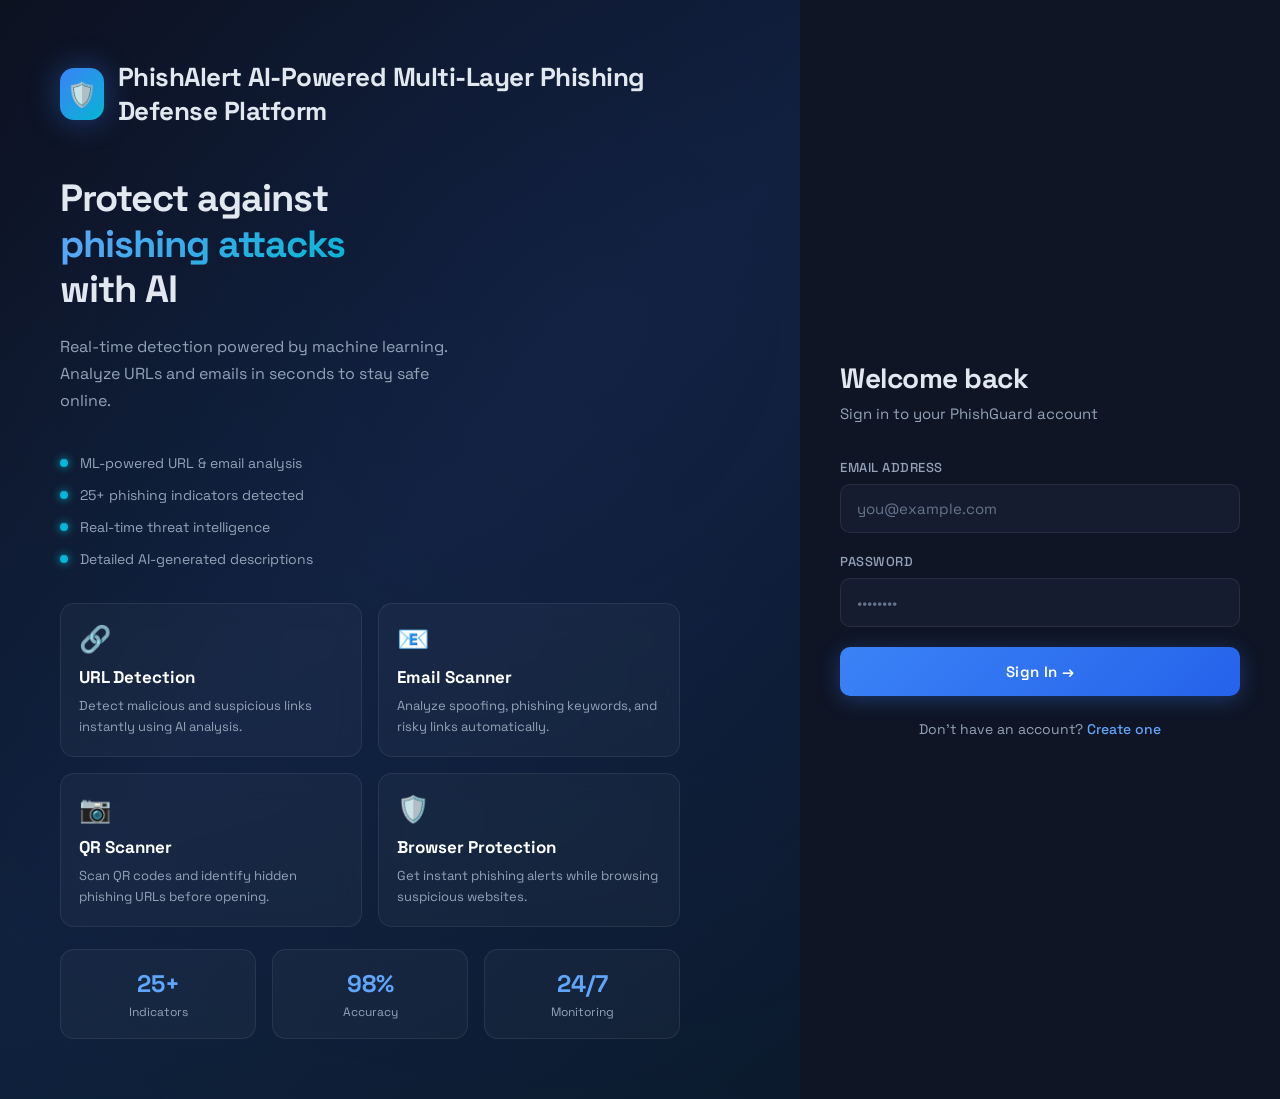
<file: frontend/index.html>
<!DOCTYPE html>
<html lang="en">
<head>
<meta charset="UTF-8"/>
<meta name="viewport" content="width=device-width, initial-scale=1.0"/>
<title>PhishGuard — AI Phishing Detection App</title>
<link href="https://fonts.googleapis.com/css2?family=Space+Grotesk:wght@300;400;500;600;700&family=JetBrains+Mono:wght@400;500&display=swap" rel="stylesheet"/>
<style>
:root {
  --bg: #0a0e1a;
  --bg2: #0f1525;
  --bg3: #151c30;
  --card: #111827;
  --border: rgba(255,255,255,0.08);
  --border-hover: rgba(99,179,237,0.4);
  --text: #e2e8f0;
  --text2: #94a3b8;
  --text3: #64748b;
  --accent: #3b82f6;
  --accent2: #60a5fa;
  --cyan: #06b6d4;
  --green: #10b981;
  --red: #ef4444;
  --orange: #f59e0b;
  --purple: #8b5cf6;
  --glow: rgba(59,130,246,0.15);
}
*{margin:0;padding:0;box-sizing:border-box}
body{font-family:'Space Grotesk',sans-serif;background:var(--bg);color:var(--text);min-height:100vh;overflow-x:hidden}
.page{display:none;min-height:100vh}
.page.active{display:flex}

/* ── AUTH ── */
.auth-wrap{display:flex;min-height:100vh;width:100%}
.auth-left{flex:1;background:linear-gradient(135deg,#0a0e1a 0%,#0f1a35 50%,#0a1628 100%);display:flex;align-items:center;justify-content:center;padding:60px;position:relative;overflow:hidden}
.auth-left::before{content:'';position:absolute;top:-50%;left:-50%;width:200%;height:200%;background:radial-gradient(circle at 60% 40%,rgba(59,130,246,0.08) 0%,transparent 60%),radial-gradient(circle at 20% 80%,rgba(6,182,212,0.05) 0%,transparent 50%);animation:pulse 8s ease-in-out infinite}
@keyframes pulse{0%,100%{transform:scale(1)}50%{transform:scale(1.05)}}
.auth-brand{position:relative;z-index:2}
.auth-logo{display:flex;align-items:center;gap:14px;margin-bottom:48px}
.logo-icon{width:52px;height:52px;background:linear-gradient(135deg,var(--accent),var(--cyan));border-radius:14px;display:flex;align-items:center;justify-content:center;font-size:24px;box-shadow:0 0 30px rgba(59,130,246,0.4)}
.logo-text{font-size:26px;font-weight:700;letter-spacing:-0.5px}
.auth-tagline{font-size:38px;font-weight:700;line-height:1.2;margin-bottom:20px;letter-spacing:-1px}
.auth-tagline span{background:linear-gradient(135deg,var(--accent2),var(--cyan));-webkit-background-clip:text;-webkit-text-fill-color:transparent}
.auth-sub{color:var(--text2);font-size:16px;line-height:1.7;max-width:400px}
.feature-list{margin-top:40px;display:flex;flex-direction:column;gap:14px}
.feature-item{display:flex;align-items:center;gap:12px;color:var(--text2);font-size:14px}
.feature-dot{width:8px;height:8px;border-radius:50%;background:var(--cyan);box-shadow:0 0 8px var(--cyan)}
.project-info{
    margin-top:35px;
    display:grid;
    grid-template-columns:repeat(2,1fr);
    gap:16px;
    max-width:620px;
}

.info-card{
    background:rgba(255,255,255,0.03);
    border:1px solid rgba(255,255,255,0.08);
    border-radius:14px;
    padding:18px;
    transition:.25s;
    backdrop-filter:blur(12px);
}

.info-card:hover{
    transform:translateY(-4px);
    border-color:var(--accent);
    box-shadow:0 0 25px rgba(59,130,246,0.18);
}

.info-icon{
    font-size:26px;
    margin-bottom:10px;
}

.info-card h3{
    font-size:17px;
    margin-bottom:8px;
    color:#fff;
}

.info-card p{
    font-size:13px;
    line-height:1.6;
    color:var(--text2);
}

.stats-row{
    grid-column:span 2;
    display:flex;
    gap:16px;
    margin-top:6px;
}

.stat-box{
    flex:1;
    background:rgba(255,255,255,0.03);
    border:1px solid rgba(255,255,255,0.08);
    border-radius:14px;
    padding:18px;
    text-align:center;
}

.stat-box span{
    display:block;
    font-size:24px;
    font-weight:700;
    color:var(--accent2);
    margin-bottom:5px;
}

.stat-box p{
    font-size:12px;
    color:var(--text2);
}

.auth-right{width:480px;display:flex;align-items:center;justify-content:center;padding:40px;background:var(--bg2)}
.auth-card{width:100%;max-width:400px}
.auth-card h2{font-size:28px;font-weight:700;margin-bottom:8px;letter-spacing:-0.5px}
.auth-card p{color:var(--text2);margin-bottom:36px;font-size:15px}
.form-group{margin-bottom:20px}
.form-group label{display:block;font-size:13px;font-weight:500;color:var(--text2);margin-bottom:8px;text-transform:uppercase;letter-spacing:0.5px}
.form-group input{width:100%;padding:14px 16px;background:var(--bg3);border:1px solid var(--border);border-radius:10px;color:var(--text);font-size:15px;font-family:inherit;transition:.2s}
.form-group input:focus{outline:none;border-color:var(--accent);box-shadow:0 0 0 3px rgba(59,130,246,0.1)}
.form-group input::placeholder{color:var(--text3)}
.btn{width:100%;padding:15px;border-radius:10px;border:none;cursor:pointer;font-size:15px;font-weight:600;font-family:inherit;transition:.2s;letter-spacing:0.3px}
.btn-primary{background:linear-gradient(135deg,var(--accent),#2563eb);color:#fff;box-shadow:0 4px 20px rgba(59,130,246,0.3)}
.btn-primary:hover{transform:translateY(-1px);box-shadow:0 6px 28px rgba(59,130,246,0.4)}
.btn-primary:active{transform:translateY(0)}
.auth-switch{text-align:center;margin-top:24px;color:var(--text2);font-size:14px}
.auth-switch a{color:var(--accent2);text-decoration:none;font-weight:500}
.auth-switch a:hover{text-decoration:underline}
.error-msg{background:rgba(239,68,68,0.1);border:1px solid rgba(239,68,68,0.3);color:#fca5a5;padding:12px 16px;border-radius:8px;font-size:14px;margin-bottom:16px;display:none}
.error-msg.show{display:block}

/* ── DASHBOARD LAYOUT ── */
.app-wrap{display:flex;width:100%;min-height:100vh}
.sidebar{width:250px;background:var(--bg2);border-right:1px solid var(--border);display:flex;flex-direction:column;position:fixed;top:0;left:0;height:100vh;z-index:100}
.sidebar-logo{padding:24px 20px;display:flex;align-items:center;gap:12px;border-bottom:1px solid var(--border)}
.s-logo-icon{width:36px;height:36px;background:linear-gradient(135deg,var(--accent),var(--cyan));border-radius:9px;display:flex;align-items:center;justify-content:center;font-size:16px}
.s-logo-text{font-size:18px;font-weight:700}
.sidebar-section{padding:20px 14px 8px;font-size:11px;font-weight:600;color:var(--text3);text-transform:uppercase;letter-spacing:1px}
.nav-item{display:flex;align-items:center;gap:12px;padding:10px 14px;border-radius:8px;cursor:pointer;color:var(--text2);font-size:14px;font-weight:500;transition:.15s;margin:1px 4px;text-decoration:none}
.nav-item:hover{background:var(--bg3);color:var(--text)}
.nav-item.active{background:rgba(59,130,246,0.15);color:var(--accent2)}
.nav-item.active .nav-icon{color:var(--accent2)}
.nav-icon{font-size:16px;width:20px;text-align:center}
.sidebar-user{margin-top:auto;padding:16px;border-top:1px solid var(--border);display:flex;align-items:center;gap:12px}
.user-av{width:36px;height:36px;background:linear-gradient(135deg,var(--purple),var(--accent));border-radius:50%;display:flex;align-items:center;justify-content:center;font-weight:700;font-size:14px;flex-shrink:0}
.user-info{flex:1;overflow:hidden}
.user-name{font-size:13px;font-weight:600;white-space:nowrap;overflow:hidden;text-overflow:ellipsis}
.user-role{font-size:11px;color:var(--text3)}
.logout-btn{background:none;border:none;cursor:pointer;color:var(--text3);font-size:14px;padding:4px;border-radius:4px;transition:.15s}
.logout-btn:hover{color:var(--red)}

.main-content{margin-left:250px;flex:1;padding:32px}
.topbar{display:flex;align-items:center;justify-content:space-between;margin-bottom:32px}
.page-title{font-size:26px;font-weight:700;letter-spacing:-0.5px}
.page-sub{font-size:14px;color:var(--text2);margin-top:3px}
.topbar-actions{display:flex;align-items:center;gap:12px}
.refresh-btn{padding:9px 18px;background:var(--bg3);border:1px solid var(--border);border-radius:8px;color:var(--text);font-size:13px;font-weight:500;cursor:pointer;font-family:inherit;transition:.15s}
.refresh-btn:hover{border-color:var(--accent);color:var(--accent2)}

/* ── STATS CARDS ── */
/* ── ENHANCED DASHBOARD STATS CARDS ── */

.stats-grid{
    display:grid;
    grid-template-columns:repeat(4,1fr);
    gap:16px;
    margin-bottom:24px;
}

.stat-card{
    background:linear-gradient(145deg,var(--card),rgba(59,130,246,0.04));
    border:1px solid var(--border);
    border-radius:16px;
    padding:22px;
    transition:all .25s ease;
    position:relative;
    overflow:hidden;
}

/* Decorative glow */
.stat-card::before{
    content:'';
    position:absolute;
    top:-25px;
    right:-25px;
    width:90px;
    height:90px;
    border-radius:50%;
    opacity:0.12;
    transition:.3s ease;
}

.stat-card.blue::before{
    background:var(--accent);
}

.stat-card.red::before{
    background:var(--red);
}

.stat-card.green::before{
    background:var(--green);
}

.stat-card.orange::before{
    background:var(--orange);
}

/* Hover effect */
.stat-card:hover{
    transform:translateY(-5px);
    border-color:var(--accent);
    box-shadow:0 10px 30px rgba(0,0,0,0.25);
}

.stat-card:hover::before{
    transform:scale(1.4);
    opacity:0.18;
}

/* Icon */
.stat-icon{
    width:44px;
    height:44px;
    display:flex;
    align-items:center;
    justify-content:center;
    border-radius:12px;
    font-size:22px;
    margin-bottom:15px;
    background:rgba(59,130,246,0.12);
}

/* Number */
.stat-value{
    font-size:30px;
    font-weight:700;
    letter-spacing:-1px;
    margin-bottom:5px;
}

/* Label */
.stat-label{
    font-size:13px;
    color:var(--text2);
}

/* Status badge */
.stat-badge{
    display:inline-block;
    padding:3px 9px;
    border-radius:20px;
    font-size:11px;
    font-weight:600;
    margin-top:9px;
}

.stat-badge.up{
    background:rgba(16,185,129,0.1);
    color:var(--green);
}

.stat-badge.down{
    background:rgba(239,68,68,0.1);
    color:var(--red);
}

/* ── CHARTS AREA ── */
.charts-row{display:grid;grid-template-columns:2fr 1fr;gap:16px;margin-bottom:24px}
.chart-card{background:var(--card);border:1px solid var(--border);border-radius:14px;padding:22px}
.chart-title{font-size:15px;font-weight:600;margin-bottom:18px;display:flex;align-items:center;gap:8px}
.chart-area{height:180px;position:relative;display:flex;align-items:flex-end;gap:8px}
.bar-group{flex:1;display:flex;flex-direction:column;align-items:center;gap:2px}
.bar-stack{width:100%;display:flex;flex-direction:column;gap:1px;border-radius:4px;overflow:hidden;min-height:4px}
.bar-seg{transition:height .3s ease}
.bar-seg.phishing{background:linear-gradient(180deg,#ef4444,#dc2626)}
.bar-seg.suspicious{background:linear-gradient(180deg,#f59e0b,#d97706)}
.bar-seg.safe{background:linear-gradient(180deg,#10b981,#059669)}
.bar-label{font-size:10px;color:var(--text3);margin-top:6px}
.chart-legend{display:flex;gap:16px;margin-top:12px}
.legend-item{display:flex;align-items:center;gap:6px;font-size:12px;color:var(--text2)}
.legend-dot{width:8px;height:8px;border-radius:2px}

/* Donut chart */
.donut-wrap{display:flex;flex-direction:column;align-items:center;justify-content:center;height:100%}
.donut-svg{width:160px;height:160px}
.donut-label{text-align:center;margin-top:16px}
.donut-pct{font-size:28px;font-weight:700}
.donut-sub{font-size:12px;color:var(--text2);margin-top:2px}
.donut-items{margin-top:16px;display:flex;flex-direction:column;gap:8px;width:100%}
.donut-item{display:flex;align-items:center;justify-content:space-between;font-size:13px}
.donut-item-label{display:flex;align-items:center;gap:8px;color:var(--text2)}
.donut-item-dot{width:8px;height:8px;border-radius:2px}
.donut-item-val{font-weight:600}

/* ── RECENT SCANS TABLE ── */
.table-card{background:var(--card);border:1px solid var(--border);border-radius:14px;padding:22px;margin-bottom:24px}
.table-header{display:flex;align-items:center;justify-content:space-between;margin-bottom:18px}
table{width:100%;border-collapse:collapse}
th{text-align:left;font-size:11px;font-weight:600;color:var(--text3);text-transform:uppercase;letter-spacing:0.5px;padding:10px 12px;border-bottom:1px solid var(--border)}
td{padding:12px 12px;font-size:13px;border-bottom:1px solid rgba(255,255,255,0.04);vertical-align:middle}
tr:last-child td{border-bottom:none}
tr:hover td{background:rgba(255,255,255,0.02)}
.verdict-badge{display:inline-flex;align-items:center;gap:5px;padding:3px 10px;border-radius:20px;font-size:12px;font-weight:600}
.verdict-SAFE{background:rgba(16,185,129,0.1);color:#34d399;border:1px solid rgba(16,185,129,0.2)}
.verdict-SUSPICIOUS{background:rgba(245,158,11,0.1);color:#fbbf24;border:1px solid rgba(245,158,11,0.2)}
.verdict-PHISHING{background:rgba(239,68,68,0.1);color:#f87171;border:1px solid rgba(239,68,68,0.2)}
.type-badge{display:inline-block;padding:2px 8px;border-radius:4px;font-size:11px;font-weight:500;font-family:'JetBrains Mono',monospace}
.type-url{background:rgba(59,130,246,0.1);color:var(--accent2)}
.type-email{background:rgba(139,92,246,0.1);color:#a78bfa}
.truncate{max-width:200px;overflow:hidden;text-overflow:ellipsis;white-space:nowrap;font-family:'JetBrains Mono',monospace;font-size:12px}
.risk-bar{display:flex;align-items:center;gap:8px}
.risk-track{width:70px;height:6px;background:rgba(255,255,255,0.08);border-radius:3px;overflow:hidden}
.risk-fill{height:100%;border-radius:3px;transition:.3s}
.empty-state{text-align:center;padding:48px;color:var(--text3)}
.empty-state .e-icon{font-size:40px;margin-bottom:12px;opacity:0.5}

/* ── DASHBOARD EXTRAS (UI additions — no JS/backend logic touched) ── */
.db-banner{position:relative;overflow:hidden;display:flex;align-items:center;justify-content:space-between;gap:20px;background:linear-gradient(120deg,rgba(59,130,246,0.12),rgba(6,182,212,0.06));border:1px solid rgba(59,130,246,0.2);border-radius:16px;padding:22px 26px;margin-bottom:20px}
.db-banner::before{content:'';position:absolute;top:-60%;right:-10%;width:280px;height:280px;background:radial-gradient(circle,rgba(59,130,246,0.18),transparent 70%);pointer-events:none}
.db-banner-left{display:flex;align-items:center;gap:16px;position:relative;z-index:1}
.db-banner-icon{width:48px;height:48px;border-radius:12px;background:linear-gradient(135deg,var(--accent),var(--cyan));display:flex;align-items:center;justify-content:center;font-size:22px;flex-shrink:0;box-shadow:0 0 20px rgba(59,130,246,0.35)}
.db-banner-title{font-size:16px;font-weight:700}
.db-banner-sub{font-size:13px;color:var(--text2);margin-top:2px}
.db-status-pill{display:inline-flex;align-items:center;gap:7px;padding:7px 14px;border-radius:20px;background:rgba(16,185,129,0.12);border:1px solid rgba(16,185,129,0.3);color:#34d399;font-size:12.5px;font-weight:600;position:relative;z-index:1;white-space:nowrap}
.db-status-dot{width:7px;height:7px;border-radius:50%;background:#34d399;box-shadow:0 0 8px #34d399;animation:dbPulse 1.8s ease-in-out infinite}
@keyframes dbPulse{0%,100%{opacity:1;transform:scale(1)}50%{opacity:0.5;transform:scale(0.8)}}

.quick-actions{display:grid;grid-template-columns:repeat(4,1fr);gap:14px;margin-bottom:24px}
.qa-btn{display:flex;align-items:center;gap:12px;background:var(--card);border:1px solid var(--border);border-radius:12px;padding:14px 16px;cursor:pointer;transition:.2s;text-align:left;font-family:inherit}
.qa-btn:hover{border-color:var(--border-hover);transform:translateY(-2px);box-shadow:0 8px 20px rgba(0,0,0,0.25)}
.qa-icon{width:38px;height:38px;border-radius:10px;display:flex;align-items:center;justify-content:center;font-size:17px;flex-shrink:0}
.qa-icon.blue{background:rgba(59,130,246,0.15)}
.qa-icon.purple{background:rgba(139,92,246,0.15)}
.qa-icon.cyan{background:rgba(6,182,212,0.15)}
.qa-icon.orange{background:rgba(245,158,11,0.15)}
.qa-label{font-size:13px;font-weight:600;color:var(--text)}
.qa-sub{font-size:11px;color:var(--text3);margin-top:1px}

.db-glow:hover{box-shadow:0 0 0 1px rgba(99,179,237,0.15),0 10px 26px rgba(0,0,0,0.3)}

.status-strip{display:grid;grid-template-columns:repeat(3,1fr);gap:14px;margin-bottom:24px}
.status-item{display:flex;align-items:center;gap:12px;background:var(--card);border:1px solid var(--border);border-radius:12px;padding:14px 16px}
.status-dot{width:9px;height:9px;border-radius:50%;flex-shrink:0}
.status-dot.online{background:var(--green);box-shadow:0 0 8px var(--green)}
.status-text{flex:1}
.status-name{font-size:12.5px;font-weight:600}
.status-state{font-size:11px;color:var(--text3);margin-top:1px}

.dash-footer-row{display:grid;grid-template-columns:1.3fr 1fr;gap:16px}
@media (max-width:1100px){.quick-actions{grid-template-columns:repeat(2,1fr)}.status-strip{grid-template-columns:1fr}.dash-footer-row{grid-template-columns:1fr}.db-banner{flex-direction:column;align-items:flex-start}}


/* ── DETECTION PAGE ── */
.detect-wrap{max-width:720px;margin:0 auto}
.tab-bar{display:flex;background:var(--bg3);border-radius:10px;padding:4px;margin-bottom:28px;gap:4px}
.tab-btn{flex:1;padding:10px;border:none;background:none;color:var(--text2);font-size:14px;font-weight:500;border-radius:7px;cursor:pointer;font-family:inherit;transition:.15s}
.tab-btn.active{background:var(--card);color:var(--text);box-shadow:0 2px 8px rgba(0,0,0,0.3)}
.input-card{background:var(--card);border:1px solid var(--border);border-radius:14px;padding:28px;margin-bottom:20px}
.input-card label{display:block;font-size:13px;font-weight:600;color:var(--text2);margin-bottom:10px;text-transform:uppercase;letter-spacing:0.5px}
.url-input{width:100%;padding:15px 16px;background:var(--bg3);border:1px solid var(--border);border-radius:10px;color:var(--text);font-size:15px;font-family:'JetBrains Mono',monospace;transition:.2s;resize:none}
.url-input:focus{outline:none;border-color:var(--accent);box-shadow:0 0 0 3px rgba(59,130,246,0.1)}
.url-input::placeholder{color:var(--text3);font-family:'Space Grotesk',sans-serif}
.scan-btn{width:100%;padding:16px;background:linear-gradient(135deg,var(--accent),#1d4ed8);color:#fff;border:none;border-radius:10px;font-size:15px;font-weight:600;cursor:pointer;font-family:inherit;margin-top:14px;transition:.2s;display:flex;align-items:center;justify-content:center;gap:8px}
.scan-btn:hover{transform:translateY(-1px);box-shadow:0 6px 20px rgba(59,130,246,0.35)}
.scan-btn:disabled{opacity:0.6;cursor:not-allowed;transform:none}
.scanning-anim{display:none;align-items:center;gap:12px;padding:20px;background:rgba(59,130,246,0.05);border:1px solid rgba(59,130,246,0.15);border-radius:10px;margin-bottom:16px}
.scanning-anim.show{display:flex}
.spinner{width:20px;height:20px;border:2px solid rgba(59,130,246,0.2);border-top-color:var(--accent);border-radius:50%;animation:spin .8s linear infinite}
@keyframes spin{to{transform:rotate(360deg)}}

/* ── RESULT CARD ── */
.result-card{background:var(--card);border:1px solid var(--border);border-radius:14px;padding:28px;animation:slideUp .3s ease}
@keyframes slideUp{from{opacity:0;transform:translateY(16px)}to{opacity:1;transform:translateY(0)}}
.result-card.PHISHING{border-color:rgba(239,68,68,0.3);background:linear-gradient(180deg,rgba(239,68,68,0.05),var(--card))}
.result-card.SUSPICIOUS{border-color:rgba(245,158,11,0.3);background:linear-gradient(180deg,rgba(245,158,11,0.05),var(--card))}
.result-card.SAFE{border-color:rgba(16,185,129,0.3);background:linear-gradient(180deg,rgba(16,185,129,0.05),var(--card))}
.result-header{display:flex;align-items:center;justify-content:space-between;margin-bottom:20px}
.result-verdict{display:flex;align-items:center;gap:12px}
.verdict-icon{font-size:36px}
.verdict-title{font-size:22px;font-weight:700}
.verdict-score{font-size:13px;color:var(--text2);margin-top:2px}
.risk-meter{width:140px}
.risk-meter-label{font-size:11px;color:var(--text3);text-align:right;margin-bottom:4px}
.risk-meter-track{height:8px;background:rgba(255,255,255,0.08);border-radius:4px;overflow:hidden}
.risk-meter-fill{height:100%;border-radius:4px;transition:width .8s ease}
.risk-meter-fill.PHISHING{background:linear-gradient(90deg,#f87171,#ef4444)}
.risk-meter-fill.SUSPICIOUS{background:linear-gradient(90deg,#fbbf24,#f59e0b)}
.risk-meter-fill.SAFE{background:linear-gradient(90deg,#34d399,#10b981)}
.result-desc{font-size:14px;line-height:1.7;color:var(--text2);padding:16px;background:rgba(255,255,255,0.03);border-radius:8px;margin-bottom:20px}
.indicators-title{font-size:13px;font-weight:600;color:var(--text3);text-transform:uppercase;letter-spacing:0.5px;margin-bottom:12px}
.indicators-list{display:flex;flex-direction:column;gap:8px}
.indicator-item{display:flex;align-items:flex-start;gap:10px;font-size:13px;padding:10px 12px;background:rgba(255,255,255,0.03);border-radius:8px;border-left:2px solid var(--border)}
.indicator-item.safe-ind{border-left-color:var(--green)}
.indicator-item.warn-ind{border-left-color:var(--orange)}
.indicator-item.danger-ind{border-left-color:var(--red)}
.ind-icon{flex-shrink:0;margin-top:1px}

/* ── HISTORY PAGE ── */
.history-filters{display:flex;gap:10px;margin-bottom:20px;flex-wrap:wrap}
.filter-btn{padding:7px 16px;background:var(--bg3);border:1px solid var(--border);border-radius:20px;color:var(--text2);font-size:13px;cursor:pointer;font-family:inherit;transition:.15s}
.filter-btn.active,.filter-btn:hover{background:rgba(59,130,246,0.1);border-color:var(--accent);color:var(--accent2)}

/* ── TOAST ── */
.toast{position:fixed;bottom:24px;right:24px;padding:14px 20px;border-radius:10px;font-size:14px;font-weight:500;z-index:9999;animation:slideIn .3s ease;display:none;align-items:center;gap:8px}
.toast.show{display:flex}
.toast.success{background:rgba(16,185,129,0.9);color:#fff;box-shadow:0 4px 20px rgba(16,185,129,0.3)}
.toast.error{background:rgba(239,68,68,0.9);color:#fff;box-shadow:0 4px 20px rgba(239,68,68,0.3)}
@keyframes slideIn{from{transform:translateX(100%);opacity:0}to{transform:translateX(0);opacity:1}}

/* ── THREAT INTEL PAGE ── */
.intel-grid{display:grid;grid-template-columns:repeat(2,1fr);gap:16px}
.intel-card{background:var(--card);border:1px solid var(--border);border-radius:14px;padding:22px}
.intel-card h3{font-size:15px;font-weight:600;margin-bottom:16px;display:flex;align-items:center;gap:8px}
.intel-list{display:flex;flex-direction:column;gap:10px}
.intel-item{display:flex;align-items:center;justify-content:space-between;padding:10px 12px;background:var(--bg3);border-radius:8px;font-size:13px}
.intel-item-left{display:flex;align-items:center;gap:10px}
.intel-tag{padding:2px 8px;border-radius:4px;font-size:11px;font-weight:600}
.tag-high{background:rgba(239,68,68,0.15);color:#f87171}
.tag-med{background:rgba(245,158,11,0.15);color:#fbbf24}
.tag-low{background:rgba(16,185,129,0.15);color:#34d399}
.tip-card{background:linear-gradient(135deg,rgba(59,130,246,0.08),rgba(6,182,212,0.05));border:1px solid rgba(59,130,246,0.2);border-radius:14px;padding:22px;margin-bottom:16px}
.tip-card h3{font-size:15px;font-weight:600;margin-bottom:12px;color:var(--accent2)}
.tip-list{display:flex;flex-direction:column;gap:10px}
.tip-item{display:flex;align-items:flex-start;gap:10px;font-size:13px;color:var(--text2);line-height:1.5}
.tip-num{width:22px;height:22px;background:rgba(59,130,246,0.2);border-radius:50%;display:flex;align-items:center;justify-content:center;font-size:11px;font-weight:700;color:var(--accent2);flex-shrink:0}

.no-data{text-align:center;padding:40px;color:var(--text3)}
.btn-sm{padding:8px 16px;background:linear-gradient(135deg,var(--accent),#1d4ed8);color:#fff;border:none;border-radius:8px;font-size:13px;font-weight:600;cursor:pointer;font-family:inherit;transition:.2s;display:inline-flex;align-items:center;gap:6px}
.btn-sm:hover{transform:translateY(-1px);box-shadow:0 4px 14px rgba(59,130,246,0.3)}

/* Quick samples */
.samples{display:flex;flex-wrap:wrap;gap:8px;margin-top:12px}
.sample-chip{padding:5px 12px;background:var(--bg3);border:1px solid var(--border);border-radius:20px;font-size:12px;color:var(--text2);cursor:pointer;transition:.15s;font-family:'JetBrains Mono',monospace}
.sample-chip:hover{border-color:var(--accent);color:var(--accent2)}

@media(max-width:900px){
  .auth-left{display:none}
  .auth-right{width:100%}
  .stats-grid{grid-template-columns:repeat(2,1fr)}
  .charts-row{grid-template-columns:1fr}
  .intel-grid{grid-template-columns:1fr}
}
/* ================================
   URL SECURITY SCANNER
================================ */

.url-security-card {
    padding: 28px;
}

.security-section-header {
    display: flex;
    align-items: center;
    gap: 15px;
    margin-bottom: 28px;
}

.security-icon {
    width: 50px;
    height: 50px;
    border-radius: 12px;
    background: rgba(59, 130, 246, 0.12);
    display: flex;
    align-items: center;
    justify-content: center;
    font-size: 25px;
}

.security-section-header h2 {
    margin: 0 0 5px;
    color: white;
    font-size: 22px;
}

.security-section-header p {
    margin: 0;
    color: var(--text3);
    font-size: 14px;
}

.url-input-wrapper {
    position: relative;
    margin-top: 8px;
}

.url-prefix {
    position: absolute;
    left: 15px;
    top: 50%;
    transform: translateY(-50%);
    font-size: 17px;
}

.url-input-wrapper .url-input {
    width: 100%;
    box-sizing: border-box;
    padding: 15px 15px 15px 45px;
    border-radius: 10px;
    border: 1px solid var(--border);
    background: var(--bg2);
    color: white;
    font-size: 15px;
    outline: none;
    transition: 0.2s;
}

.url-input-wrapper .url-input:focus {
    border-color: #3b82f6;
    box-shadow: 0 0 0 3px rgba(59, 130, 246, 0.1);
}

.url-hint {
    margin-top: 8px;
    color: var(--text3);
    font-size: 12px;
}

.sample-section {
    margin-top: 22px;
}

.sample-title {
    color: var(--text3);
    font-size: 12px;
    margin-bottom: 9px;
}

.samples {
    display: flex;
    flex-wrap: wrap;
    gap: 8px;
}

.sample-chip {
    padding: 8px 12px;
    border-radius: 20px;
    font-size: 12px;
    cursor: pointer;
    transition: 0.2s;
    border: 1px solid var(--border);
}

.sample-chip:hover {
    transform: translateY(-2px);
}

.danger-chip {
    color: #ef4444;
    background: rgba(239, 68, 68, 0.08);
}

.warning-chip {
    color: #f59e0b;
    background: rgba(245, 158, 11, 0.08);
}

.safe-chip {
    color: #22c55e;
    background: rgba(34, 197, 94, 0.08);
}

.url-analyze-btn {
    width: 100%;
    margin-top: 22px;
    padding: 14px;
    font-size: 15px;
    font-weight: 600;
    border-radius: 10px;
    cursor: pointer;
}

/* Scanning state */

.scanning-anim {
    display: none;
    align-items: center;
    gap: 14px;
    margin-top: 20px;
    padding: 16px;
    border-radius: 10px;
    background: var(--bg2);
    border: 1px solid var(--border);
}

.scanning-anim span {
    display: block;
    margin-top: 4px;
    color: var(--text3);
    font-size: 12px;
}

/* Mobile */

@media (max-width: 600px) {

    .url-security-card {
        padding: 20px;
    }

    .security-section-header {
        align-items: flex-start;
    }

    .security-section-header h2 {
        font-size: 18px;
    }

    .samples {
        gap: 6px;
    }

    .sample-chip {
        font-size: 11px;
    }
}
</style>
</head>
<body>

<!-- ════ LOGIN PAGE ════ -->
<div id="loginPage" class="page active">
<div class="auth-wrap">
  <div class="auth-left">
    <div class="auth-brand">
      <div class="auth-logo">
        <div class="logo-icon">🛡️</div>
        <span class="logo-text">PhishAlert AI-Powered Multi-Layer Phishing Defense Platform </span>
      </div>
      <div class="auth-tagline">Protect against<br><span>phishing attacks</span><br>with AI</div>
      <p class="auth-sub">Real-time detection powered by machine learning. Analyze URLs and emails in seconds to stay safe online.</p>
      <div class="feature-list">
        <div class="feature-item"><div class="feature-dot"></div>ML-powered URL & email analysis</div>
        <div class="feature-item"><div class="feature-dot"></div>25+ phishing indicators detected</div>
        <div class="feature-item"><div class="feature-dot"></div>Real-time threat intelligence</div>
        <div class="feature-item"><div class="feature-dot"></div>Detailed AI-generated descriptions</div>
      </div>
      <div class="project-info">
    <div class="info-card">
        <div class="info-icon">🔗</div>
        <h3>URL Detection</h3>
        <p>Detect malicious and suspicious links instantly using AI analysis.</p>
    </div>

    <div class="info-card">
        <div class="info-icon">📧</div>
        <h3>Email Scanner</h3>
        <p>Analyze spoofing, phishing keywords, and risky links automatically.</p>
    </div>

    <div class="info-card">
        <div class="info-icon">📷</div>
        <h3>QR Scanner</h3>
        <p>Scan QR codes and identify hidden phishing URLs before opening.</p>
    </div>

    <div class="info-card">
        <div class="info-icon">🛡️</div>
        <h3>Browser Protection</h3>
        <p>Get instant phishing alerts while browsing suspicious websites.</p>
    </div>

    <div class="stats-row">
        <div class="stat-box">
            <span>25+</span>
            <p>Indicators</p>
        </div>

        <div class="stat-box">
            <span>98%</span>
            <p>Accuracy</p>
        </div>

        <div class="stat-box">
            <span>24/7</span>
            <p>Monitoring</p>
        </div>
    </div>
</div>
    </div>
  </div>
  <div class="auth-right">
    <div class="auth-card">
      <h2>Welcome back</h2>
      <p>Sign in to your PhishGuard account</p>
      <div id="loginError" class="error-msg"></div>
      <div class="form-group">
        <label>Email Address</label>
        <input type="email" id="loginEmail" placeholder="you@example.com"/>
      </div>
      <div class="form-group">
        <label>Password</label>
        <input type="password" id="loginPass" placeholder="••••••••" onkeydown="if(event.key==='Enter')doLogin()"/>
      </div>
      <button class="btn btn-primary" onclick="doLogin()">Sign In →</button>
      <div class="auth-switch">Don't have an account? <a href="#" onclick="showPage('registerPage')">Create one</a></div>
    </div>
  </div>
</div>
</div>

<!-- ════ REGISTER PAGE ════ -->
<div id="registerPage" class="page">
<div class="auth-wrap">
  <div class="auth-left">
    <div class="auth-brand">
      <div class="auth-logo">
        <div class="logo-icon">🛡️</div>
        <span class="logo-text">PhishAlert</span>
      </div>
      <div class="auth-tagline">Join thousands<br>staying <span>cyber safe</span><br>every day</div>
      <p class="auth-sub">Create your free account and start scanning suspicious links and emails in under 60 seconds.</p>
      <div class="feature-list">
        <div class="feature-item"><div class="feature-dot"></div>Free to use — no credit card needed</div>
        <div class="feature-item"><div class="feature-dot"></div>Unlimited scans</div>
        <div class="feature-item"><div class="feature-dot"></div>Full scan history &amp; analytics</div>
      </div>
    </div>
  </div>
  <div class="auth-right">
    <div class="auth-card">
      <h2>Create account</h2>
      <p>Start protecting yourself today</p>
      <div id="regError" class="error-msg"></div>
      <div class="form-group">
        <label>Full Name</label>
        <input type="text" id="regName" placeholder="John Doe"/>
      </div>
      <div class="form-group">
        <label>Email Address</label>
        <input type="email" id="regEmail" placeholder="you@example.com"/>
      </div>
      <div class="form-group">
        <label>Password</label>
        <input type="password" id="regPass" placeholder="At least 6 characters" onkeydown="if(event.key==='Enter')doRegister()"/>
      </div>
      <button class="btn btn-primary" onclick="doRegister()">Create Account →</button>
      <div class="auth-switch">Already have an account? <a href="#" onclick="showPage('loginPage')">Sign in</a></div>
    </div>
  </div>
</div>
</div>

<!-- ════ MAIN APP ════ -->
<div id="appPage" class="page">
<div class="app-wrap">
  <!-- Sidebar -->
  <aside class="sidebar">
    <div class="sidebar-logo">
      <div class="s-logo-icon">🛡️</div>
      <span class="s-logo-text">PhishGuard</span>
    </div>
    <div class="sidebar-section">Core</div>
    <a class="nav-item active" onclick="switchTab('dashboard')" id="nav-dashboard">
      <span class="nav-icon">📊</span>Dashboard
    </a>
    <a class="nav-item" onclick="switchTab('detection')" id="nav-detection">
      <span class="nav-icon">🔍</span>Detection
    </a>
    <a class="nav-item" onclick="switchTab('history')" id="nav-history">
      <span class="nav-icon">📋</span>History
    </a>
    <a class="nav-item" onclick="switchTab('qr')" id="nav-qr">
      <span class="nav-icon">📷</span>QR Scanner
    </a>
    <a class="nav-item" onclick="switchTab('mail')" id="nav-mail">
     <span class="nav-icon">📩</span>Mail Shield
    </a>
    <div class="sidebar-section">Intelligence</div>
    <a class="nav-item" onclick="switchTab('intel')" id="nav-intel">
      <span class="nav-icon">🧠</span>Threat Intel
    </a>
    <div class="sidebar-user">
      <div class="user-av" id="userAv">?</div>
      <div class="user-info">
        <div class="user-name" id="userName">Loading...</div>
        <div class="user-role" id="userRole">User</div>
      </div>
      <button class="logout-btn" onclick="doLogout()" title="Logout">⏻</button>
    </div>
  </aside>

  <!-- Main -->
  <main class="main-content">

    <!-- ── DASHBOARD TAB ── -->
    <div id="tab-dashboard">
      <div class="topbar">
        <div>
          <div class="page-title">Dashboard</div>
          <div class="page-sub">Overview of your phishing detection activity</div>
        </div>
        <div class="topbar-actions">
          <button class="refresh-btn" onclick="loadDashboard()">↻ Refresh</button>
          <button class="btn-sm" onclick="switchTab('detection')">+ New Scan</button>
        </div>
      </div>

      <!-- Welcome / status banner (UI only) -->
      <div class="db-banner">
        <div class="db-banner-left">
          <div class="db-banner-icon">🛡️</div>
          <div>
            <div class="db-banner-title">Your security is being actively monitored</div>
            <div class="db-banner-sub">Detection engine is running — scan a URL, email or QR code anytime from the quick actions below.</div>
          </div>
        </div>
        <div class="db-status-pill"><span class="db-status-dot"></span>Protection Active</div>
      </div>

      <!-- Quick actions (UI only — reuse existing switchTab()) -->
      <div class="quick-actions">
        <button class="qa-btn" onclick="switchTab('detection')">
          <div class="qa-icon blue">🔗</div>
          <div><div class="qa-label">Scan a URL</div><div class="qa-sub">Check a suspicious link</div></div>
        </button>
        <button class="qa-btn" onclick="switchTab('detection')">
          <div class="qa-icon purple">📧</div>
          <div><div class="qa-label">Scan an Email</div><div class="qa-sub">Paste email content</div></div>
        </button>
        <button class="qa-btn" onclick="switchTab('qr')">
          <div class="qa-icon cyan">📷</div>
          <div><div class="qa-label">Scan a QR Code</div><div class="qa-sub">Upload a QR image</div></div>
        </button>
        <button class="qa-btn" onclick="switchTab('mail')">
          <div class="qa-icon orange">📩</div>
          <div><div class="qa-label">Mail Shield</div><div class="qa-sub">Scan your inbox</div></div>
        </button>
      </div>

      <div class="stats-grid">
        <div class="stat-card blue db-glow">
          <div class="stat-icon">🔍</div>
          <div class="stat-value" id="statTotal">0</div>
          <div class="stat-label">Total Scans</div>
          <div class="stat-badge up" id="statTotalBadge">All time</div>
        </div>
        <div class="stat-card red db-glow">
          <div class="stat-icon">⚠️</div>
          <div class="stat-value" id="statPhishing">0</div>
          <div class="stat-label">Phishing Detected</div>
          <div class="stat-badge" id="statThreatRate" style="background:rgba(239,68,68,0.1);color:#f87171">0% of scans</div>
        </div>
        <div class="stat-card green db-glow">
          <div class="stat-icon">✅</div>
          <div class="stat-value" id="statSafe">0</div>
          <div class="stat-label">Safe Results</div>
          <div class="stat-badge up">Clean</div>
        </div>
        <div class="stat-card orange db-glow">
          <div class="stat-icon">⏱️</div>
          <div class="stat-value" id="statRisk">0</div>
          <div class="stat-label">Avg Risk Score</div>
          <div class="stat-badge" style="background:rgba(245,158,11,0.1);color:#fbbf24">Per analysis</div>
        </div>
      </div>

      <div class="charts-row">
        <div class="chart-card db-glow">
          <div class="chart-title">📈 Threat Activity <span style="color:var(--text3);font-size:12px;font-weight:400">— last 7 days</span></div>
          <div class="chart-area" id="activityChart"><div class="no-data">No activity yet</div></div>
          <div class="chart-legend">
            <div class="legend-item"><div class="legend-dot" style="background:var(--red)"></div>Phishing</div>
            <div class="legend-item"><div class="legend-dot" style="background:var(--orange)"></div>Suspicious</div>
            <div class="legend-item"><div class="legend-dot" style="background:var(--green)"></div>Safe</div>
          </div>
        </div>
        <div class="chart-card db-glow">
          <div class="chart-title">🎯 Risk Distribution</div>
          <div class="donut-wrap">
            <svg class="donut-svg" viewBox="0 0 120 120" id="donutSvg">
              <circle cx="60" cy="60" r="48" fill="none" stroke="rgba(255,255,255,0.06)" stroke-width="16"/>
              <text x="60" y="60" text-anchor="middle" dominant-baseline="middle" fill="#e2e8f0" font-size="16" font-weight="700" font-family="Space Grotesk">0</text>
              <text x="60" y="75" text-anchor="middle" fill="#64748b" font-size="9" font-family="Space Grotesk">total</text>
            </svg>
            <div class="donut-items" id="donutItems">
              <div class="donut-item"><div class="donut-item-label"><div class="donut-item-dot" style="background:var(--red)"></div>Phishing</div><div class="donut-item-val" id="di-phishing">0</div></div>
              <div class="donut-item"><div class="donut-item-label"><div class="donut-item-dot" style="background:var(--orange)"></div>Suspicious</div><div class="donut-item-val" id="di-suspicious">0</div></div>
              <div class="donut-item"><div class="donut-item-label"><div class="donut-item-dot" style="background:var(--green)"></div>Safe</div><div class="donut-item-val" id="di-safe">0</div></div>
            </div>
          </div>
        </div>
      </div>

      <div class="table-card">
        <div class="table-header">
          <span style="font-size:15px;font-weight:600">🕒 Recent Scans</span>
          <button class="btn-sm" onclick="switchTab('history')">View All</button>
        </div>
        <div id="recentScansTable">
          <div class="empty-state"><div class="e-icon">🔍</div><div>No scan data yet. Run your first analysis.</div><br><button class="btn-sm" onclick="switchTab('detection')">Go to Detection →</button></div>
        </div>
      </div>

      <!-- System status strip (UI only, static indicators) -->
      <div class="status-strip">
        <div class="status-item db-glow">
          <div class="status-dot online"></div>
          <div class="status-text"><div class="status-name">Detection Engine</div><div class="status-state">Operational</div></div>
        </div>
        <div class="status-item db-glow">
          <div class="status-dot online"></div>
          <div class="status-text"><div class="status-name">Threat Database</div><div class="status-state">Synced</div></div>
        </div>
        <div class="status-item db-glow">
          <div class="status-dot online"></div>
          <div class="status-text"><div class="status-name">Mail Shield</div><div class="status-state">Connected</div></div>
        </div>
      </div>

      <!-- Security tips (UI only, reuses existing .tip-card styles) -->
      <div class="tip-card">
        <h3>💡 Stay Protected</h3>
        <div class="tip-list">
          <div class="tip-item"><div class="tip-num">1</div>Always hover over links to preview the destination URL before clicking.</div>
          <div class="tip-item"><div class="tip-num">2</div>Legitimate companies rarely ask you to "verify" your account urgently by email.</div>
          <div class="tip-item"><div class="tip-num">3</div>Enable Mail Shield to automatically screen your inbox for phishing attempts.</div>
        </div>
      </div>
    </div>

    <!-- ── DETECTION TAB ── -->
    <div id="tab-detection" style="display:none">
      <div class="topbar">
        <div>
          <div class="page-title">Detection</div>
          <div class="page-sub">Analyze URLs and emails for phishing threats</div>
        </div>
      </div>
      <div class="detect-wrap">
        <div class="tab-bar">
          <button class="tab-btn active" id="tabUrl" onclick="switchDetectTab('url')">🔗 URL Analysis</button>
          <button class="tab-btn" id="tabEmail" onclick="switchDetectTab('email')">📧 Email Analysis</button>
        </div>

        <!-- URL scan -->
        <!-- URL Security Scan -->
<div id="urlScan">

  <div class="input-card url-security-card">

    <div class="security-section-header">
      <div class="security-icon">🛡️</div>

      <div>
        <h2>URL Security Scanner</h2>
        <p>Check websites and links for phishing and malicious activity.</p>
      </div>
    </div>

    <label for="urlInput">Website or URL</label>

    <div class="url-input-wrapper">
      <span class="url-prefix">🔗</span>

      <input
        class="url-input"
        type="text"
        id="urlInput"
        placeholder="https://example.com/verify-account"
        onkeydown="if(event.key==='Enter')doScan('url')"
      />
    </div>

    <div class="url-hint">
      🔒 Enter the complete URL you want to check
    </div>

    <!-- Sample URLs -->
    <div class="sample-section">

      <div class="sample-title">
        Try a sample URL
      </div>

      <div class="samples">

        <div class="sample-chip danger-chip"
             onclick="setSample('url','http://paypa1-secure-login.xyz/verify')">
          🔴 Fake PayPal
        </div>

        <div class="sample-chip warning-chip"
             onclick="setSample('url','https://192.168.1.1/bank/login')">
          🟠 IP Address
        </div>

        <div class="sample-chip warning-chip"
             onclick="setSample('url','https://bit.ly/3fakeurl')">
          🟠 URL Shortener
        </div>

        <div class="sample-chip danger-chip"
             onclick="setSample('url','https://amazon-account-verify-now.tk')">
          🔴 Brand Abuse
        </div>

        <div class="sample-chip safe-chip"
             onclick="setSample('url','https://google.com')">
          🟢 Google
        </div>

        <div class="sample-chip safe-chip"
             onclick="setSample('url','https://github.com')">
          🟢 GitHub
        </div>

      </div>

    </div>

    <!-- Scan Button -->
    <button
      class="scan-btn url-analyze-btn"
      id="urlScanBtn"
      onclick="doScan('url')">

      🔍 Analyze URL

    </button>
    <button
      class="scan-btn"
      type="button"
      onclick="document.getElementById('urlInput').value=''">
      Clear
    </button>

  </div>

  <!-- Scanning Animation -->
  <div class="scanning-anim" id="urlScanning">

    <div class="spinner"></div>

    <div>
      <strong>Analyzing URL...</strong>
      <span>Checking phishing indicators and security signals</span>
    </div>

  </div>

  <!-- Result -->
  <div id="urlResult"></div>
        </div>

        <!-- Email scan -->
        <div id="emailScan" style="display:none">
          <div class="input-card">
            <label>Paste Email Content</label>
            <textarea class="url-input" id="emailInput" rows="8" placeholder="Paste the full email content here including subject, body, and any links..."></textarea>
            <div style="margin-top:10px">
              <div style="font-size:12px;color:var(--text3);margin-bottom:6px">Try a sample:</div>
              <div class="samples">
                <div class="sample-chip" onclick="setSample('email','phishing')">Phishing Email</div>
                <div class="sample-chip" onclick="setSample('email','safe')">Legitimate Email</div>
                <div class="sample-chip" onclick="setSample('email','suspicious')">Suspicious Email</div>
              </div>
            </div>
            <button class="scan-btn" id="emailScanBtn" onclick="doScan('email')">🔍 Analyze Email</button>
          </div>
          <div class="scanning-anim" id="emailScanning"><div class="spinner"></div><span>Analyzing email content for phishing patterns...</span></div>
          <div id="emailResult"></div>
        </div>
      </div>
    </div>
    

    
    

<!-- ── QR SCANNER TAB ── -->
<div id="tab-qr" style="display:none;">
  <div class="topbar">
    <div>
      <div class="page-title">QR Scanner</div>
      <div class="page-sub">Detect phishing hidden in QR codes</div>
    </div>
  </div>

  <div class="table-card" style="padding:40px;text-align:center;">
    <div style="font-size:70px;margin-bottom:20px;">📷</div>

    <h2 style="margin-bottom:15px;color:white;">Upload QR Code</h2>

    <input
      type="file"
      id="qrFile"
      accept="image/*"
      style="margin:20px auto;display:block;color:white;"
    >

    <button class="btn-sm" onclick="scanQR()" style="padding:14px 28px;font-size:16px;">
      Scan QR
    </button>

    <div id="qrResult" style="margin-top:30px;"></div>
  </div>
</div>

<!-- ── MAIL SHIELD TAB ── -->
<div id="tab-mail" style="display:none;">
  <div class="topbar">
    <div>
      <div class="page-title">Mail Shield</div>
      <div class="page-sub">Real-time phishing detection for Gmail inbox</div>
    </div>
  </div>

  <div class="table-card" style="padding:25px;">
    <button class="btn-sm" onclick="loadMailShield()">🔄 Scan Inbox</button>

    <div id="mailStats" style="margin-top:20px;"></div>

    <div id="mailResults" style="margin-top:25px;"></div>
  </div>
</div>


    <!-- ── HISTORY TAB ── -->
    <div id="tab-history" style="display:none">
      <div class="topbar">
        <div>
          <div class="page-title">Scan History</div>
          <div class="page-sub">All your past analyses</div>
        </div>
      </div>
      <div class="history-filters">
        <button class="filter-btn active" onclick="filterHistory('all',this)">All</button>
        <button class="filter-btn" onclick="filterHistory('PHISHING',this)">⚠️ Phishing</button>
        <button class="filter-btn" onclick="filterHistory('SUSPICIOUS',this)">⚡ Suspicious</button>
        <button class="filter-btn" onclick="filterHistory('SAFE',this)">✅ Safe</button>
        <button class="filter-btn" onclick="filterHistory('url',this)">🔗 URLs only</button>
        <button class="filter-btn" onclick="filterHistory('email',this)">📧 Emails only</button>
      </div>
      <div class="table-card">
        <div id="historyTable"><div class="empty-state"><div class="e-icon">📋</div>No history yet</div></div>
      </div>
    </div>

    <!-- ── THREAT INTEL TAB ── -->
    <div id="tab-intel" style="display:none">
      <div class="topbar">
        <div>
          <div class="page-title">Threat Intelligence</div>
          <div class="page-sub">Known threats & cybersecurity guidance</div>
        </div>
      </div>
      <div class="tip-card">
        <h3>🛡️ How to Protect Yourself from Phishing</h3>
        <div class="tip-list">
          <div class="tip-item"><div class="tip-num">1</div>Always verify the sender's email domain — look for subtle misspellings like "paypa1.com"</div>
          <div class="tip-item"><div class="tip-num">2</div>Hover over links before clicking — the real URL appears in the bottom of your browser</div>
          <div class="tip-item"><div class="tip-num">3</div>Legitimate companies never ask for passwords, SSN, or CVV via email</div>
          <div class="tip-item"><div class="tip-num">4</div>Enable two-factor authentication (2FA) on all important accounts</div>
          <div class="tip-item"><div class="tip-num">5</div>When in doubt, go directly to the official website — don't click email links</div>
          <div class="tip-item"><div class="tip-num">6</div>Use a password manager and unique passwords for every site</div>
          <div class="tip-item"><div class="tip-num">7</div>Keep your browser and OS updated — patches fix known security holes</div>
        </div>
      </div>
      <div class="intel-grid">
        <div class="intel-card">
          <h3>🚨 Common Phishing Techniques</h3>
          <div class="intel-list">
            <div class="intel-item"><div class="intel-item-left"><div class="intel-tag tag-high">HIGH</div>Brand Impersonation</div><span style="color:var(--text3);font-size:12px">Most common</span></div>
            <div class="intel-item"><div class="intel-item-left"><div class="intel-tag tag-high">HIGH</div>Spear Phishing</div><span style="color:var(--text3);font-size:12px">Targeted attacks</span></div>
            <div class="intel-item"><div class="intel-item-left"><div class="intel-tag tag-med">MED</div>URL Shortening</div><span style="color:var(--text3);font-size:12px">Hides destination</span></div>
            <div class="intel-item"><div class="intel-item-left"><div class="intel-tag tag-med">MED</div>Urgency Tactics</div><span style="color:var(--text3);font-size:12px">Psychological pressure</span></div>
            <div class="intel-item"><div class="intel-item-left"><div class="intel-tag tag-med">MED</div>Typosquatting</div><span style="color:var(--text3);font-size:12px">Similar domain names</span></div>
            <div class="intel-item"><div class="intel-item-left"><div class="intel-tag tag-low">LOW</div>Vishing / Smishing</div><span style="color:var(--text3);font-size:12px">Phone/SMS based</span></div>
          </div>
        </div>
        <div class="intel-card">
          <h3>🎯 Frequently Impersonated Brands</h3>
          <div class="intel-list">
            <div class="intel-item"><div class="intel-item-left">🏦 Banking Institutions</div><div class="intel-tag tag-high">HIGH</div></div>
            <div class="intel-item"><div class="intel-item-left">📦 Amazon / eBay</div><div class="intel-tag tag-high">HIGH</div></div>
            <div class="intel-item"><div class="intel-item-left">💳 PayPal</div><div class="intel-tag tag-high">HIGH</div></div>
            <div class="intel-item"><div class="intel-item-left">🍎 Apple / iCloud</div><div class="intel-tag tag-med">MED</div></div>
            <div class="intel-item"><div class="intel-item-left">🖥️ Microsoft / Office 365</div><div class="intel-tag tag-med">MED</div></div>
            <div class="intel-item"><div class="intel-item-left">📺 Netflix</div><div class="intel-tag tag-low">LOW</div></div>
          </div>
        </div>
        <div class="intel-card" style="grid-column:span 2">
          <h3>📊 Phishing Statistics (2024)</h3>
          <div style="display:grid;grid-template-columns:repeat(3,1fr);gap:16px;margin-top:8px">
            <div style="text-align:center;padding:16px;background:var(--bg3);border-radius:10px">
              <div style="font-size:28px;font-weight:700;color:var(--red)">36%</div>
              <div style="font-size:12px;color:var(--text2);margin-top:4px">of data breaches involve phishing</div>
            </div>
            <div style="text-align:center;padding:16px;background:var(--bg3);border-radius:10px">
              <div style="font-size:28px;font-weight:700;color:var(--orange)">3.4B</div>
              <div style="font-size:12px;color:var(--text2);margin-top:4px">phishing emails sent daily</div>
            </div>
            <div style="text-align:center;padding:16px;background:var(--bg3);border-radius:10px">
              <div style="font-size:28px;font-weight:700;color:var(--accent2)">$17,700</div>
              <div style="font-size:12px;color:var(--text2);margin-top:4px">lost per minute to phishing</div>
            </div>
          </div>
        </div>
      </div>
    </div>

  </main>
</div>
</div>

<!-- Toast -->
<div class="toast" id="toast"></div>

<script>
  function speakResult(verdict) {
    const msg = new SpeechSynthesisUtterance();

    if (verdict === "SAFE") {
        msg.text = "This URL is safe";
    } else if (verdict === "PHISHING") {
        msg.text = "Warning! This is a phishing website";
    } else {
        msg.text = "Caution! This URL looks suspicious";
    }

    msg.rate = 1;
    msg.pitch = verdict == "SAFE" ?1.2 : 0.8;

    speechSynthesis.cancel();
    speechSynthesis.speak(msg);
}
const API = 'http://127.0.01:5000/api';
let token = localStorage.getItem('pg_token');
let currentUser = JSON.parse(localStorage.getItem('pg_user') || 'null');
let allHistory = [];
let currentDetectTab = 'url';

// ── PAGE INIT ──
(function(){
  if(token && currentUser) {
    showPage('appPage');
    setUserUI(currentUser);
    loadDashboard();
  } else {
    showPage('loginPage');
  }
})();

function showPage(id) {
  document.querySelectorAll('.page').forEach(p => p.classList.remove('active'));
  document.getElementById(id).classList.add('active');
}

function switchTab(tab) {
  document.querySelectorAll('[id^="tab-"]').forEach(t => t.style.display='none');
  document.getElementById('tab-'+tab).style.display='block';
  document.querySelectorAll('.nav-item').forEach(n => n.classList.remove('active'));
  document.getElementById('nav-'+tab)?.classList.add('active');
  if(tab==='history') loadHistory();
  if(tab==='dashboard') loadDashboard();
  if(tab==='mail') loadMailShield();
}

function setUserUI(user) {
  document.getElementById('userName').textContent = user.name;
  document.getElementById('userRole').textContent = user.role || 'User';
  document.getElementById('userAv').textContent = user.name.charAt(0).toUpperCase();
}

// ── AUTH ──
async function doLogin() {
  const email = document.getElementById('loginEmail').value.trim();
  const pass = document.getElementById('loginPass').value;
  const errEl = document.getElementById('loginError');
  errEl.classList.remove('show');
  if(!email||!pass){errEl.textContent='Please fill all fields';errEl.classList.add('show');return;}
  try {
    const r = await fetch(API+'/login',{method:'POST',headers:{'Content-Type':'application/json'},body:JSON.stringify({email,password:pass})});
    const d = await r.json();
    if(!r.ok){errEl.textContent=d.error||'Login failed';errEl.classList.add('show');return;}
    token=d.token; currentUser=d.user;
    localStorage.setItem('pg_token',token);
    localStorage.setItem('pg_user',JSON.stringify(d.user));
    setUserUI(d.user);
    showPage('appPage');
    loadDashboard();
  } catch(e){errEl.textContent='Cannot connect to server. Make sure backend is running.';errEl.classList.add('show');}
}

async function doRegister() {
  const name = document.getElementById('regName').value.trim();
  const email = document.getElementById('regEmail').value.trim();
  const pass = document.getElementById('regPass').value;
  const errEl = document.getElementById('regError');
  errEl.classList.remove('show');
  if(!name||!email||!pass){errEl.textContent='Please fill all fields';errEl.classList.add('show');return;}
  try {
    const r = await fetch(API+'/register',{method:'POST',headers:{'Content-Type':'application/json'},body:JSON.stringify({name,email,password:pass})});
    const d = await r.json();
    if(!r.ok){errEl.textContent=d.error||'Registration failed';errEl.classList.add('show');return;}
    token=d.token; currentUser=d.user;
    localStorage.setItem('pg_token',token);
    localStorage.setItem('pg_user',JSON.stringify(d.user));
    setUserUI(d.user);
    showPage('appPage');
    loadDashboard();
    showToast('Account created! Welcome to PhishGuard 🎉','success');
  } catch(e){errEl.textContent='Cannot connect to server. Make sure backend is running.';errEl.classList.add('show');}
}

function doLogout() {
  token=null; currentUser=null;
  localStorage.removeItem('pg_token');
  localStorage.removeItem('pg_user');
  showPage('loginPage');
  showToast('Logged out','success');
}

// ── DASHBOARD ──
async function loadDashboard() {
  if(!token) return;
  try {
    const r = await fetch(API+'/dashboard',{headers:{Authorization:'Bearer '+token}});
    if(!r.ok){if(r.status===401)doLogout();return;}
    const d = await r.json();
    renderDashboard(d);
  } catch(e){console.warn('Backend offline — using demo data');renderDashboard(getDemoData());}
}

function renderDashboard(d) {
  const s = d.stats;
  document.getElementById('statTotal').textContent = s.total_scans;
  document.getElementById('statPhishing').textContent = s.phishing_detected;
  document.getElementById('statSafe').textContent = s.safe_scans;
  document.getElementById('statRisk').textContent = s.avg_risk;
  document.getElementById('statThreatRate').textContent = s.threat_rate+'% of scans';
  renderActivityChart(d.activity);
  renderDonut(d.risk_distribution);
  renderRecentScans(d.recent_scans);
}

function renderActivityChart(activity) {
  const el = document.getElementById('activityChart');
  const days = Object.keys(activity).reverse();
  const allVals = days.flatMap(d=>[activity[d].phishing,activity[d].suspicious,activity[d].safe]);
  const maxVal = Math.max(...allVals,1);
  if(allVals.every(v=>v===0)){el.innerHTML='<div class="no-data" style="width:100%;text-align:center;color:var(--text3)">No activity in last 7 days</div>';return;}
  el.innerHTML = days.map(day=>{
    const p=activity[day], total=p.phishing+p.suspicious+p.safe;
    const pct=(n)=>Math.round((n/maxVal)*160);
    return`<div class="bar-group">
      <div class="bar-stack" style="height:${pct(total)}px">
        ${p.phishing?`<div class="bar-seg phishing" style="flex:${p.phishing}"></div>`:''}
        ${p.suspicious?`<div class="bar-seg suspicious" style="flex:${p.suspicious}"></div>`:''}
        ${p.safe?`<div class="bar-seg safe" style="flex:${p.safe}"></div>`:''}
      </div>
      <div class="bar-label">${day.split(' ')[1]}</div>
    </div>`;
  }).join('');
}

function renderDonut(dist) {
  const total = (dist.PHISHING||0)+(dist.SUSPICIOUS||0)+(dist.SAFE||0);
  document.getElementById('di-phishing').textContent=dist.PHISHING||0;
  document.getElementById('di-suspicious').textContent=dist.SUSPICIOUS||0;
  document.getElementById('di-safe').textContent=dist.SAFE||0;
  const svg = document.getElementById('donutSvg');
  if(total===0){svg.innerHTML=`<circle cx="60" cy="60" r="48" fill="none" stroke="rgba(255,255,255,0.06)" stroke-width="16"/><text x="60" y="60" text-anchor="middle" dominant-baseline="middle" fill="#e2e8f0" font-size="16" font-weight="700" font-family="Space Grotesk">0</text><text x="60" y="75" text-anchor="middle" fill="#64748b" font-size="9" font-family="Space Grotesk">total</text>`;return;}
  const circumference = 2*Math.PI*48;
  const segments = [{val:dist.PHISHING||0,color:'#ef4444'},{val:dist.SUSPICIOUS||0,color:'#f59e0b'},{val:dist.SAFE||0,color:'#10b981'}];
  let offset=0;
  const arcs = segments.map(seg=>{
    const dash=(seg.val/total)*circumference;
    const arc=`<circle cx="60" cy="60" r="48" fill="none" stroke="${seg.color}" stroke-width="16" stroke-dasharray="${dash} ${circumference}" stroke-dashoffset="${-offset}" transform="rotate(-90 60 60)" opacity="0.85"/>`;
    offset+=dash; return arc;
  }).join('');
  svg.innerHTML=`<circle cx="60" cy="60" r="48" fill="none" stroke="rgba(255,255,255,0.06)" stroke-width="16"/>${arcs}<text x="60" y="57" text-anchor="middle" dominant-baseline="middle" fill="#e2e8f0" font-size="18" font-weight="700" font-family="Space Grotesk">${total}</text><text x="60" y="72" text-anchor="middle" fill="#64748b" font-size="9" font-family="Space Grotesk">total</text>`;
}

function renderRecentScans(scans) {
  const el = document.getElementById('recentScansTable');
  if(!scans||scans.length===0){el.innerHTML='<div class="empty-state"><div class="e-icon">🔍</div><div>No scan data yet. Run your first analysis.</div><br><button class="btn-sm" onclick="switchTab(\'detection\')">Go to Detection →</button></div>';return;}
  el.innerHTML=`<table><thead><tr><th>Type</th><th>Input</th><th>Verdict</th><th>Risk Score</th><th>Time</th></tr></thead><tbody>${scans.map(s=>`
    <tr>
      <td><span class="type-badge type-${s.scan_type}">${s.scan_type.toUpperCase()}</span></td>
      <td><div class="truncate" title="${s.input_value}">${s.input_value}</div></td>
      <td><span class="verdict-badge verdict-${s.verdict}">${s.verdict==='PHISHING'?'⚠️':s.verdict==='SUSPICIOUS'?'⚡':'✅'} ${s.verdict}</span></td>
      <td><div class="risk-bar"><div class="risk-track"><div class="risk-fill" style="width:${s.risk_score}%;background:${s.verdict==='PHISHING'?'#ef4444':s.verdict==='SUSPICIOUS'?'#f59e0b':'#10b981'}"></div></div><span style="font-size:12px;color:var(--text2)">${s.risk_score}</span></div></td>
      <td style="color:var(--text3);font-size:12px">${timeAgo(s.created_at)}</td>
    </tr>`).join('')}</tbody></table>`;
}

// ── SCAN ──
function switchDetectTab(t) {
  currentDetectTab=t;
  document.getElementById('urlScan').style.display=t==='url'?'block':'none';
  document.getElementById('emailScan').style.display=t==='email'?'block':'none';
  document.getElementById('tabUrl').classList.toggle('active',t==='url');
  document.getElementById('tabEmail').classList.toggle('active',t==='email');
}

function setSample(type, val) {
  const samples = {
    'phishing': `Subject: URGENT: Your Account Has Been Compromised!\n\nDear Customer,\n\nWe have detected unusual activity on your account. Your account will be suspended within 24 hours unless you verify your identity immediately.\n\nClick here to secure your account: http://secure-banking-verify.xyz/login\n\nPlease provide your username, password, and credit card number to verify your identity.\n\nACT NOW - Limited time to respond!\n\nSecurity Team`,
    'safe': `Hi John,\n\nThank you for your order #12345. Your package has been shipped and will arrive by Friday.\n\nTracking number: 1Z999AA10123456784\nEstimated delivery: Friday, April 25\n\nIf you have any questions, reply to this email or visit our Help Center.\n\nBest regards,\nCustomer Service Team`,
    'suspicious': `Hello,\n\nYour subscription expires soon. Please update your payment information to continue your service.\n\nGo to: http://tinyurl.com/update-pay\n\nIf you don't update within 48 hours your account may be restricted.\n\nThank you`
  };
  if(type==='url') document.getElementById('urlInput').value=val;
  else document.getElementById('emailInput').value=samples[val]||val;
}

async function doScan(type) {
  if(!token){showToast('Please log in first','error');return;}
  const input = type==='url'?document.getElementById('urlInput').value.trim():document.getElementById('emailInput').value.trim();
  if(!input){showToast(`Please enter a ${type} to analyze`,'error');return;}
  const scanBtn = document.getElementById(type+'ScanBtn');
  const scanning = document.getElementById(type+'Scanning');
  const resultEl = document.getElementById(type+'Result');
  scanBtn.disabled=true; scanning.classList.add('show'); resultEl.innerHTML='';
  try {
    const body = type==='url'?{url:input}:{content:input};
    const r = await fetch(API+'/scan/'+type,{method:'POST',headers:{'Content-Type':'application/json','Authorization':'Bearer '+token},body:JSON.stringify(body)});
    if(!r.ok){const e=await r.json();showToast(e.error||'Scan failed','error');return;}
    const result = await r.json();
    resultEl.innerHTML = renderResult(result, type==='url'?input:input.slice(0,60)+'...');
    speakResult(result.verdict);
    showToast(`Scan complete: ${result.verdict}`,'success');
  } catch(e){
    showToast('Backend offline — running local analysis','error');
    const result = localAnalyze(input, type);
    resultEl.innerHTML = renderResult(result, type==='url'?input:input.slice(0,60)+'...');
    speakResult(result.verdict);
  } finally {
    scanBtn.disabled=false; scanning.classList.remove('show');
  }
}

function renderResult(r, input) {
  const icon = r.verdict==='PHISHING'?'🚨':r.verdict==='SUSPICIOUS'?'⚡':'✅';
  const color = r.verdict==='PHISHING'?'var(--red)':r.verdict==='SUSPICIOUS'?'var(--orange)':'var(--green)';
  const indHTML = r.indicators.map(ind=>{
    const isSafe = ind.includes('✓');
    const isWarn = ind.includes('Suspicious')||ind.includes('unusual')||ind.includes('shortener');
    const cls = isSafe?'safe-ind':isWarn?'warn-ind':'danger-ind';
    const icon2 = isSafe?'✅':isWarn?'⚡':'⚠️';
    return`<div class="indicator-item ${cls}"><span class="ind-icon">${icon2}</span>${ind}</div>`;
  }).join('');
  return`<div class="result-card ${r.verdict}">
    <div class="result-header">
      <div class="result-verdict">
        <div class="verdict-icon">${icon}</div>
        <div>
          <div class="verdict-title" style="color:${color}">${r.verdict}</div>
          <div class="verdict-score">Risk Score: ${r.risk_score}/100</div>
        </div>
      </div>
      <div class="risk-meter">
        <div class="risk-meter-label">${r.risk_score}%</div>
        <div class="risk-meter-track"><div class="risk-meter-fill ${r.verdict}" style="width:${r.risk_score}%"></div></div>
      </div>
    </div>
    <div class="result-desc">${r.description}</div>
    ${r.indicators.length?`<div class="indicators-title">Detection Indicators (${r.indicators.length})</div><div class="indicators-list">${indHTML}</div>`:''}
  </div>`;
}

// ── HISTORY ──
async function loadHistory() {
  if(!token) return;
  try {
    const r = await fetch(API+'/history',{headers:{Authorization:'Bearer '+token}});
    if(!r.ok) return;
    allHistory = await r.json();
    renderHistory(allHistory);
  } catch(e){renderHistory([]);}
}

function filterHistory(filter, btn) {
  document.querySelectorAll('.filter-btn').forEach(b=>b.classList.remove('active'));
  btn.classList.add('active');
  if(filter==='all') renderHistory(allHistory);
  else renderHistory(allHistory.filter(s=>s.verdict===filter||s.scan_type===filter));
}

function renderHistory(scans) {
  const el = document.getElementById('historyTable');
  if(!scans||scans.length===0){el.innerHTML='<div class="empty-state"><div class="e-icon">📋</div>No scans found</div>';return;}
  el.innerHTML=`<table><thead><tr><th>#</th><th>Type</th><th>Input</th><th>Verdict</th><th>Risk</th><th>Date</th></tr></thead><tbody>${scans.map((s,i)=>`
    <tr>
      <td style="color:var(--text3);font-size:12px">${s.id||i+1}</td>
      <td><span class="type-badge type-${s.scan_type}">${s.scan_type.toUpperCase()}</span></td>
      <td><div class="truncate" title="${s.input_value}">${s.input_value}</div></td>
      <td><span class="verdict-badge verdict-${s.verdict}">${s.verdict==='PHISHING'?'⚠️':s.verdict==='SUSPICIOUS'?'⚡':'✅'} ${s.verdict}</span></td>
      <td><div class="risk-bar"><div class="risk-track"><div class="risk-fill" style="width:${s.risk_score}%;background:${s.verdict==='PHISHING'?'#ef4444':s.verdict==='SUSPICIOUS'?'#f59e0b':'#10b981'}"></div></div><span style="font-size:12px;color:var(--text2)">${s.risk_score}</span></div></td>
      <td style="color:var(--text3);font-size:12px">${timeAgo(s.created_at)}</td>
    </tr>`).join('')}</tbody></table>`;
}

// ── LOCAL ANALYSIS (offline fallback) ──
function localAnalyze(input, type) {
  // Simplified local analysis when backend is offline
  const url = input.toLowerCase();
  let score=0; const indicators=[];
  if(type==='url'){
    if(!url.startsWith('https')) {score+=15;indicators.push('Uses insecure HTTP protocol');}
    if(/\d{1,3}\.\d{1,3}\.\d{1,3}/.test(url)){score+=30;indicators.push('IP address used as host');}
    if(/\.(xyz|tk|ml|ga|top|pw)/.test(url)){score+=20;indicators.push('Suspicious TLD detected');}
    if(/(paypal|amazon|apple|google|microsoft).*\.(xyz|tk|ml|top)/.test(url)){score+=25;indicators.push('Brand impersonation detected');}
    if(/bit\.ly|tinyurl|goo\.gl/.test(url)){score+=20;indicators.push('URL shortener — hides destination');}
    if(/@/.test(url)){score+=25;indicators.push('@ symbol in URL');}
    if(/(login|verify|secure|account|confirm|password).*\.(login|verify|secure)/.test(url)){score+=15;indicators.push('Multiple suspicious keywords in URL');}
    const trusted=['google.com','github.com','microsoft.com','amazon.com','facebook.com'];
    if(trusted.some(t=>url.includes(t))){score=Math.max(0,score-30);indicators.push('✓ Recognized trusted domain');}
  } else {
    const phishKw=['verify your account','click here immediately','suspended','urgent action','dear customer','your account will be closed'];
    const found=phishKw.filter(k=>url.includes(k));
    if(found.length>=2){score+=35;indicators.push(`Multiple phishing keywords: "${found[0]}", "${found[1]}"`);}
    else if(found.length){score+=15;indicators.push(`Phishing keyword: "${found[0]}"`);}
    if(url.includes('immediately')||url.includes('urgent')||url.includes('24 hours')){score+=15;indicators.push('Urgency language detected');}
    if(url.includes('password')||url.includes('credit card')||url.includes('social security')){score+=20;indicators.push('Requests sensitive information');}
    if(url.includes('dear customer')||url.includes('dear user')){score+=10;indicators.push('Generic greeting — no personalization');}
  }
  score=Math.min(100,score);
  const verdict=score>=60?'PHISHING':score>=30?'SUSPICIOUS':'SAFE';
  const desc = verdict==='PHISHING'?`⚠️ HIGH RISK: This ${type} exhibits multiple phishing characteristics. Risk score: ${score}/100. Do NOT click any links or provide personal information.`
    :verdict==='SUSPICIOUS'?`⚡ SUSPICIOUS: This ${type} has some concerning patterns. Exercise caution and verify through official channels.`
    :`✅ SAFE: No significant phishing indicators detected. Risk score: ${score}/100.`;
  return{risk_score:score,verdict,indicators,description:desc,analyzed_at:new Date().toISOString()};
}

// ── DEMO DATA ──
function getDemoData() {
  return{stats:{total_scans:0,phishing_detected:0,safe_scans:0,suspicious_scans:0,threat_rate:0,avg_risk:0},recent_scans:[],
    activity:{'Apr 15':{phishing:0,suspicious:0,safe:0},'Apr 16':{phishing:0,suspicious:0,safe:0},'Apr 17':{phishing:0,suspicious:0,safe:0},'Apr 18':{phishing:0,suspicious:0,safe:0},'Apr 19':{phishing:0,suspicious:0,safe:0},'Apr 20':{phishing:0,suspicious:0,safe:0},'Apr 21':{phishing:0,suspicious:0,safe:0}},
    risk_distribution:{PHISHING:0,SUSPICIOUS:0,SAFE:0}};
}

// ── UTILS ──
function timeAgo(iso) {
  if(!iso) return 'just now';
  const d = new Date(iso), now = new Date();
  const diff = Math.floor((now-d)/1000);
  if(diff<60) return 'just now';
  if(diff<3600) return Math.floor(diff/60)+'m ago';
  if(diff<86400) return Math.floor(diff/3600)+'h ago';
  return Math.floor(diff/86400)+'d ago';
}

function showToast(msg, type='success') {
  const t = document.getElementById('toast');
  t.textContent = (type==='success'?'✓ ':type==='error'?'✕ ':'')+msg;
  t.className = `toast ${type} show`;
  setTimeout(()=>t.classList.remove('show'),3500);
}
async function scanQR() {
  const fileInput = document.getElementById("qrFile");
  const resultDiv = document.getElementById("qrResult");

  if (!fileInput.files.length) {
    resultDiv.innerHTML =
      "<p style='color:#f87171'>Please choose a QR image first.</p>";
    return;
  }

  const formData = new FormData();
  formData.append("image", fileInput.files[0]);

  resultDiv.innerHTML =
    "<p style='color:#60a5fa'>Scanning QR code...</p>";

  try {
    const response = await fetch("http://127.0.0.1:5000/api/scan/qr", {
      method: "POST",
      body: formData
    });

    const data = await response.json();

    if (data.error) {
      resultDiv.innerHTML =
        "<p style='color:#f87171'>" + data.error + "</p>";
      return;
    }

    let color = "#22c55e";
    if (data.verdict === "PHISHING") color = "#ef4444";
    if (data.verdict === "SUSPICIOUS") color = "#f59e0b";

    resultDiv.innerHTML = `
      <div style="background:#0f172a;padding:24px;border-radius:18px;margin-top:20px;">
        <p><b>Decoded URL:</b><br>${data.decoded_url}</p>
        <h2 style="color:${color};margin:15px 0;">${data.verdict}</h2>
        <p>Risk Score: ${data.confidence}%</p>
        <p style="color:#94a3b8;margin-top:10px;">${data.description}</p>
      </div>
    `;
  } catch (err) {
    resultDiv.innerHTML =
      "<p style='color:#f87171'>Backend connection failed.</p>";
  }
}
async function loadMailShield() {
  const stats = document.getElementById("mailStats");
  const results = document.getElementById("mailResults");

  stats.innerHTML = "Scanning inbox...";
  results.innerHTML = "";

  try {
    const res = await fetch("http://127.0.0.1:5000/api/scan/gmail");
    const data = await res.json();

    let phishing = 0;
    let suspicious = 0;
    let safe = 0;

    let html = "";

    data.forEach(mail => {
      const v = mail.email_analysis.verdict;

      if (v === "PHISHING") phishing++;
      else if (v === "SUSPICIOUS") suspicious++;
      else safe++;

      let color = "#22c55e";
      if (v === "SUSPICIOUS") color = "#f59e0b";
      if (v === "PHISHING") color = "#ef4444";

      html += `
        <div style="
          background:#111827;
          border-left:5px solid ${color};
          padding:18px;
          margin-bottom:15px;
          border-radius:10px;
        ">
          <h3 style="color:white;">${mail.subject || "(No Subject)"}</h3>
          <p style="color:#94a3b8;">${mail.from}</p>
          <p style="color:${color};font-weight:bold;">${v}</p>
          <p style="color:#cbd5e1;">Risk Score: ${mail.email_analysis.risk_score}%</p>
        </div>
      `;
    });

    stats.innerHTML = `
      <h2 style="color:white;">Inbox Summary</h2>
      <p style="color:#22c55e;">Safe: ${safe}</p>
      <p style="color:#f59e0b;">Suspicious: ${suspicious}</p>
      <p style="color:#ef4444;">Phishing: ${phishing}</p>
    `;

    results.innerHTML = html;

  } catch (err) {
    stats.innerHTML = "<span style='color:red;'>Failed to connect backend</span>";
  }
}
</script>
</body>
</html>
</file>
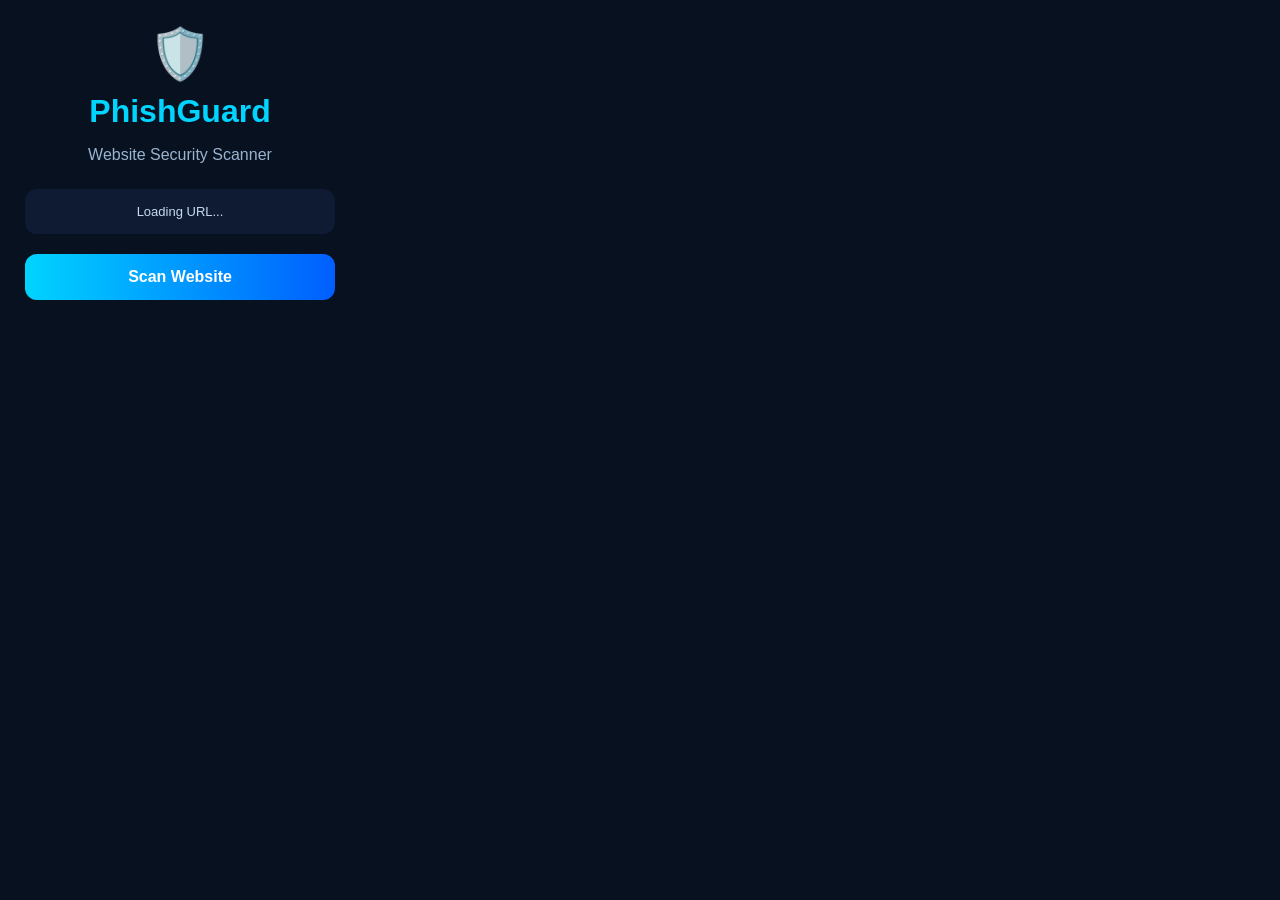
<file: extension/popup.html>
<!DOCTYPE html>
<html lang="en">
<head>
    <meta charset="UTF-8">
    <meta name="viewport" content="width=device-width, initial-scale=1.0">
    <title>PhishGuard</title>
    <link rel="stylesheet" href="style.css">
</head>
<body>

<div class="container">
    <div class="logo">🛡️</div>
    <h1>PhishGuard</h1>
    <p class="subtitle">Website Security Scanner</p>

    <div class="url-box" id="urlBox">
        Loading URL...
    </div>

    <button id="scanBtn">Scan Website</button>

    <div id="loader" class="loader hidden"></div>

    <div id="resultCard" class="result hidden">
        <h2 id="verdict">Analyzing...</h2>
        <p id="confidence"></p>
        <p id="reason"></p>
    </div>
</div>

<script src="popup.js"></script>
</body>
</html>
</file>
<file: extension/style.css>
body{
    margin:0;
    padding:0;
    width:360px;
    min-height:480px;
    background:#081120;
    color:white;
    font-family:Arial,sans-serif;
}

.container{
    padding:25px;
    text-align:center;
}

.logo{
    font-size:50px;
    margin-bottom:10px;
}

h1{
    margin:0;
    color:#00d4ff;
}

.subtitle{
    color:#9ab4d0;
    margin-bottom:25px;
}

.url-box{
    background:#0e1b33;
    padding:15px;
    border-radius:12px;
    font-size:13px;
    word-wrap:break-word;
    margin-bottom:20px;
    color:#c7d9ef;
}

button{
    width:100%;
    padding:14px;
    border:none;
    border-radius:12px;
    background:linear-gradient(90deg,#00d4ff,#005eff);
    color:white;
    font-size:16px;
    cursor:pointer;
    font-weight:bold;
}

button:hover{
    opacity:.9;
}

.loader{
    margin:25px auto;
    width:45px;
    height:45px;
    border:5px solid #1f3c5f;
    border-top:5px solid #00d4ff;
    border-radius:50%;
    animation:spin 1s linear infinite;
}

.hidden{
    display:none;
}

@keyframes spin{
    100%{
        transform:rotate(360deg);
    }
}

.result{
    margin-top:20px;
    background:#0e1b33;
    border-radius:16px;
    padding:20px;
}

.safe{
    color:#00ff99;
}

.warning{
    color:#ffc107;
}

.danger{
    color:#ff4d6d;
}

#confidence{
    color:#9ab4d0;
    font-size:14px;
}

#reason{
    margin-top:10px;
    font-size:13px;
    color:#c7d9ef;
}
</file>
